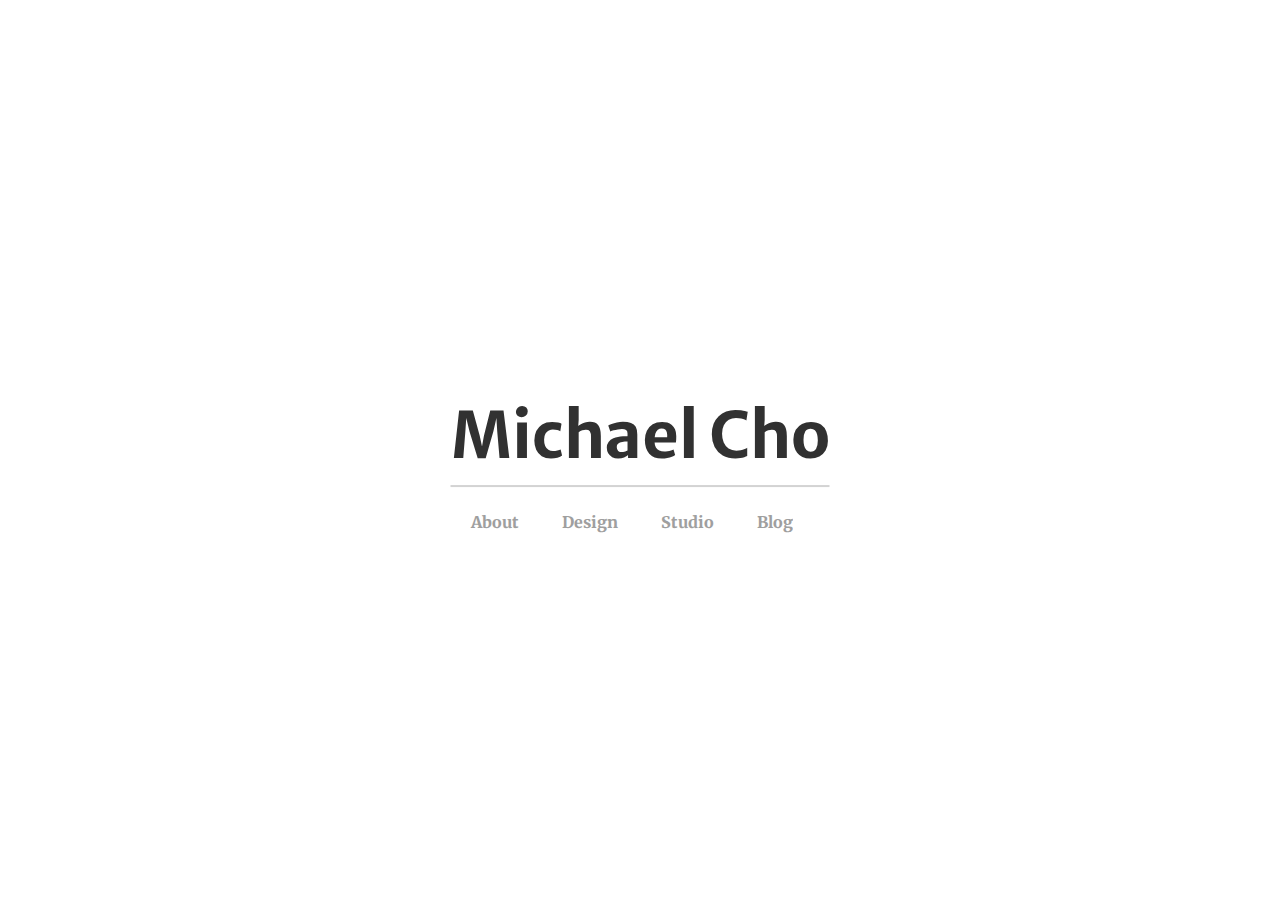
<file: index.html>
<!DOCTYPE html>
<html>
  <head>
    <meta charset="utf-8">
    <title>Michael Cho</title>
    <link rel="stylesheet" href='styles/home.css'/>
<link href="https://fonts.googleapis.com/css?family=Merriweather+Sans:700,800|Merriweather:300,400" rel="stylesheet">
    <meta name="viewport" content="width=device-width, initial-scale=1">
  </head>
  <body>
    <div id="container">
      <h1>Michael Cho</h1>
      <hr>
      <ul>
        <li><a href="./about/">About</a></li>
        <li><a href="./design/">Design</a></li>
        <li><a href="./studio/">Studio</a></li>
        <li><a href="./blog/">Blog</a></li>
      </ul>
    </div>
    <script src="js/jquery.min.js"></script>
    <script>
      $('h1').hide();
      $('hr').hide();
      $('ul').hide();
      $('h1').fadeIn(1000);
      $('hr').fadeIn(1000);
      $('ul').fadeIn(2000);
    </script>
  </body>
</html>
</file>
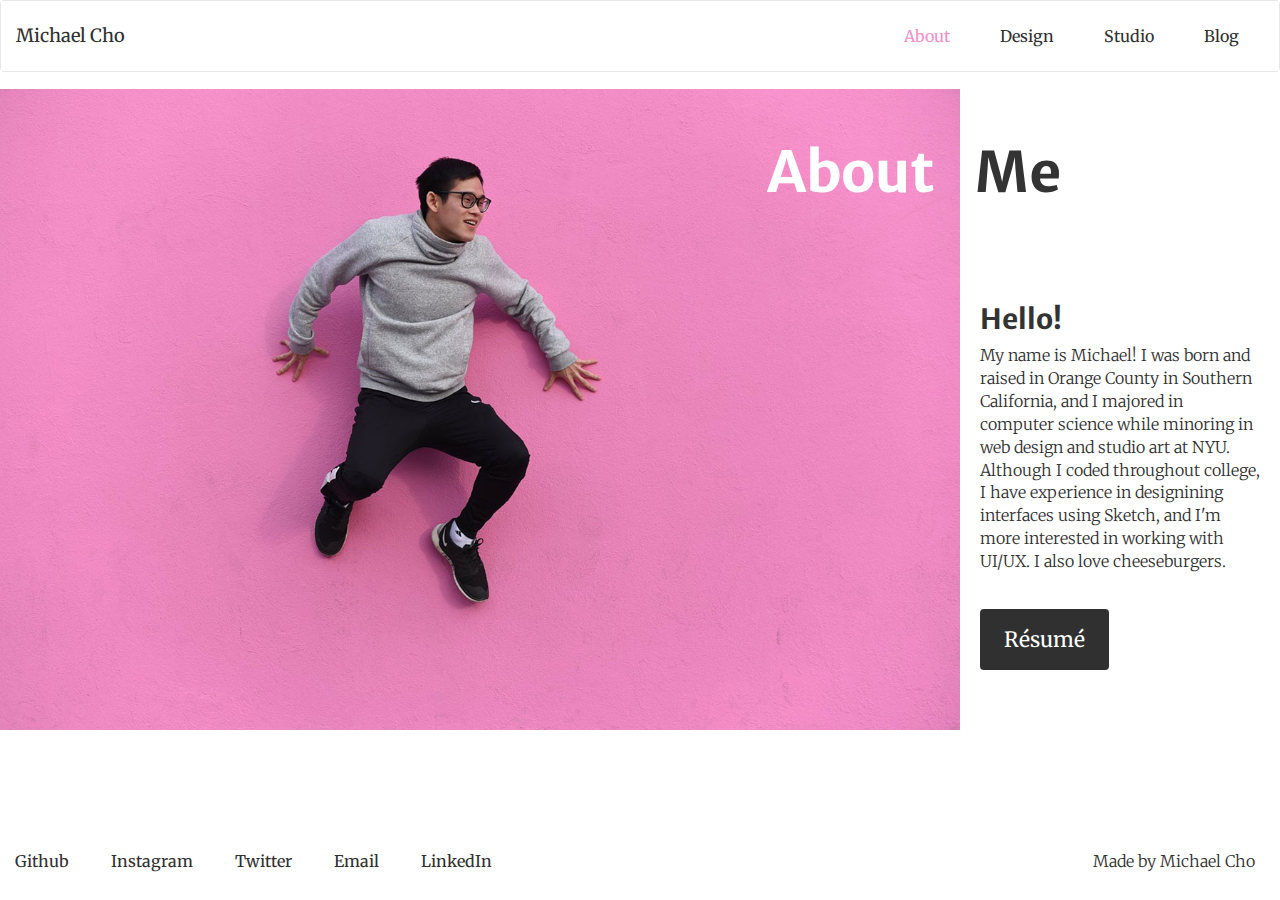
<file: about/index.html>
<!DOCTYPE html>
<html>
  <head>
    <meta charset="utf-8">
    <title>Michael Cho: About</title>
    <link rel="stylesheet" href="../styles/bootstrap.min.css">
    <link rel="stylesheet" media="only screen and (max-width: 992px)" href="../styles/mobile.css">
    <link rel="stylesheet" media="only screen and (min-width: 993px)" href="../styles/desktop.css">
<link href="https://fonts.googleapis.com/css?family=Merriweather+Sans:700,800|Merriweather:300,400" rel="stylesheet">
    <meta name="viewport" content="width=device-width, initial-scale=1, maximum-scale=1, user-scalable=no">
    <style>
      body {
        background-color: white;
        overflow:hidden;
      }

      @media screen and (min-width: 993px) {
        footer {
          position: absolute;
          bottom: 0;
          padding: 0;
          width: 100%;
          max-width: 1440px;
          bottom: 50px;
        }

        #credit {
          position: absolute;
          bottom: auto;
          /* text-align: right; */
          right: 40px;
        }
      }
    </style>
  </head>
  <body>

    <nav class="navbar navbar-default">
      <div class="container-fluid">
        <div class="navbar-header">
          <button type="button" class="navbar-toggle collapsed" data-toggle="collapse" data-target="#navbar" aria-expanded="false" aria-controls="navbar">
            <span class="sr-only">Toggle navigation</span>
            <span class="icon-bar"></span>
            <span class="icon-bar"></span>
            <span class="icon-bar"></span>
          </button>
          <a class="navbar-brand" href="../">Michael Cho</a>
        </div>
        <div id="navbar" class="collapse navbar-collapse">
          <ul class="nav navbar-nav navbar-right">
            <li><a style="color: #F58FCB;" href="./">About</a></li>
            <li><a href="../design/">Design</a></li>
            <li><a href="../studio/">Studio</a></li>
            <li><a href="../blog/">Blog</a></li>
          </ul>
      </div>
      </div>
    </nav>

    <div class="container" id="about-container">
      <div class="row">
        <h2 class="col-md-2 col-md-offset-7 slide-right" id="about">About</h2>
        <h2 class="col-md-1 slide-right" id="me">Me</h2>
      </div>
      <div class="row">
        <img class="col-md-9 col-xs-12 slide-left" id="aboutImage" src="../images/aboutlow.jpg">
        <div class="col-md-3 slide-right" id="description">
          <h2 id="hi">Hello!</h2>
          <p>My name is Michael! I was born and raised in Orange County in Southern California, and I majored in computer science while minoring in web design and studio art at NYU. Although I coded throughout college, I have experience in designining interfaces using Sketch, and I'm more interested in working with UI/UX. I also love cheeseburgers.</p>
          <a id="resume" href="../resume/">Résumé</a>
        </div>
      </div>

      <footer>
        <ul>
          <li><a href="https://github.com/MichaelHJCho">Github</a></li>
          <li><a href="https://www.instagram.com/ch0mama/?hl=en">Instagram</a></li>
          <li><a href="https://twitter.com/CH0mama">Twitter</a></li>
          <li><a href="mailto:michaelcho562@gmail.com">Email</a></li>
          <li><a href="https://www.linkedin.com/in/michael-cho-564894111">LinkedIn</a></li>
        </ul>
        <p id="credit">Made by Michael Cho</p>
      </footer>
    </div>




    <script src="../js/jquery.min.js"></script>
    <script src="../js/bootstrap.min.js"></script>
    <!-- <script src="../js/jquery.fadethis.js"></script> -->
    <!-- <script src="../js/jquery.easing.1.3.min.js"></script> -->
  </body>
</html>
</file>
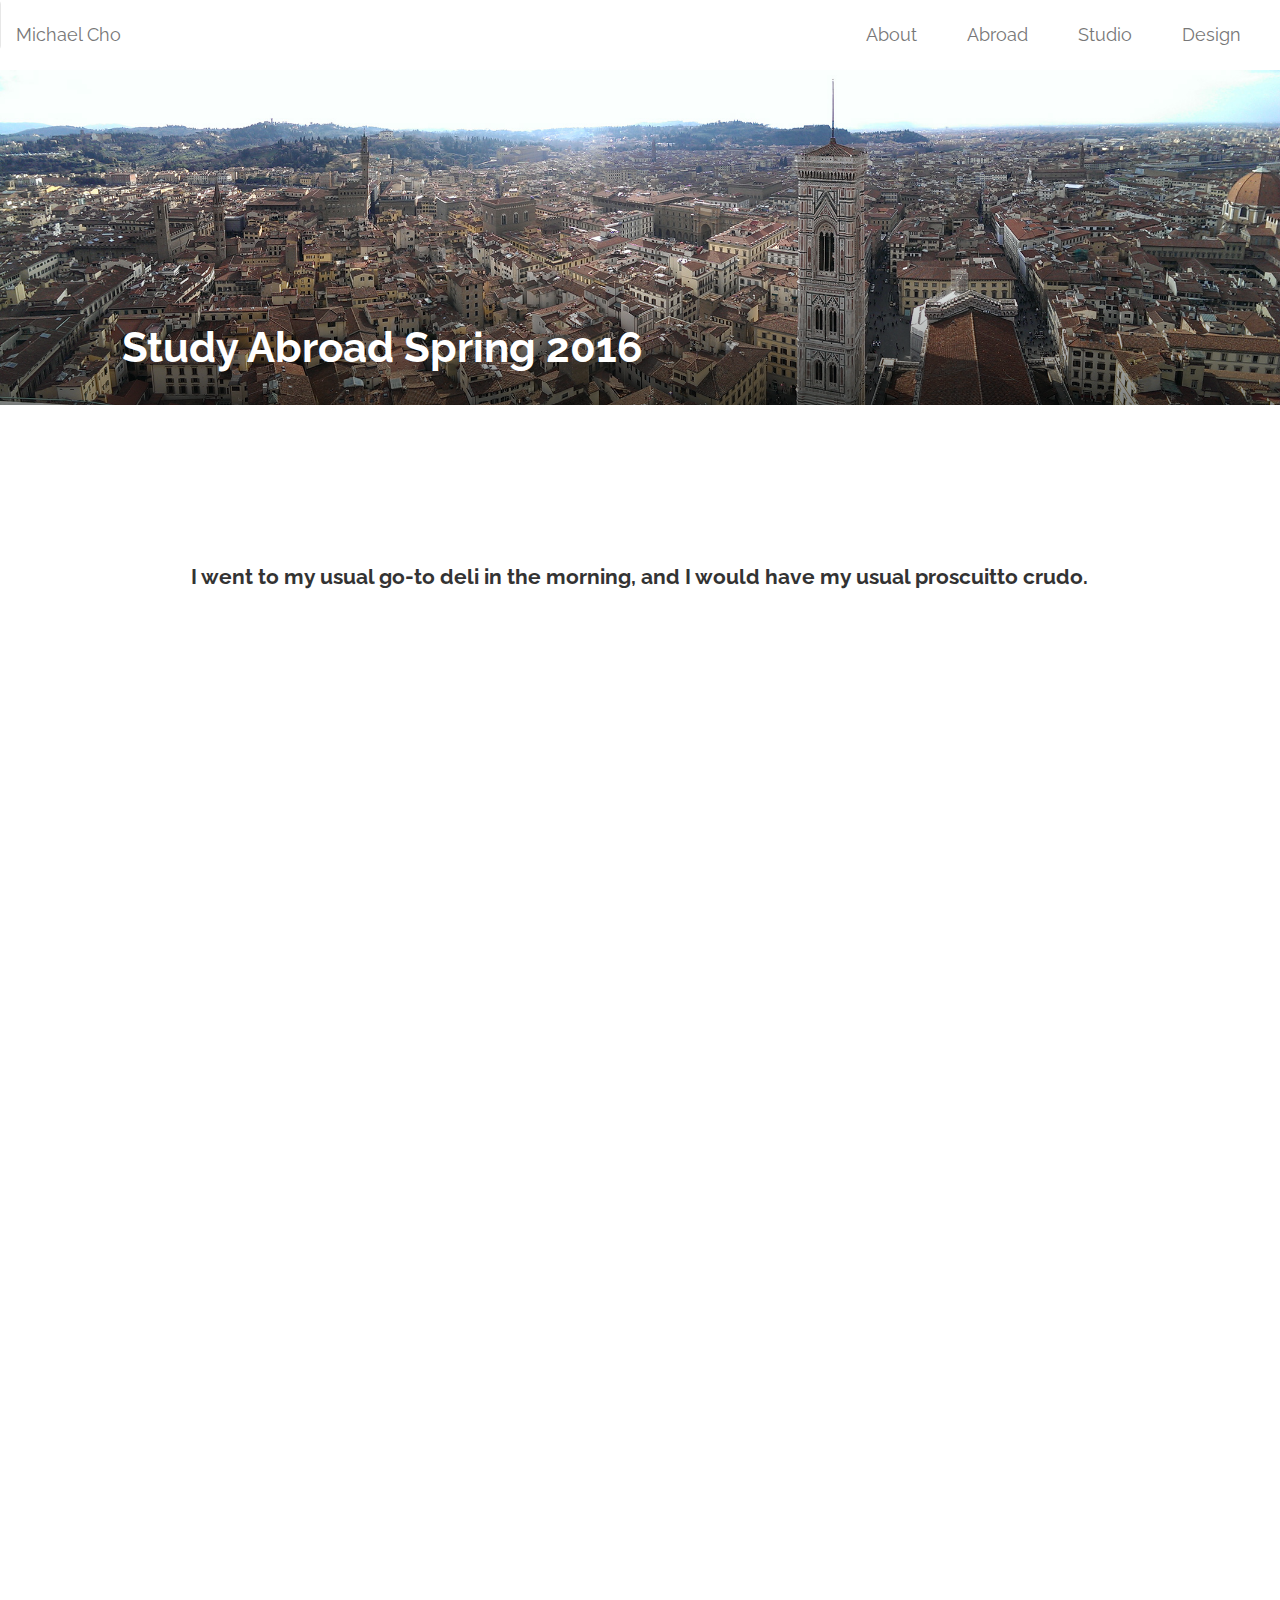
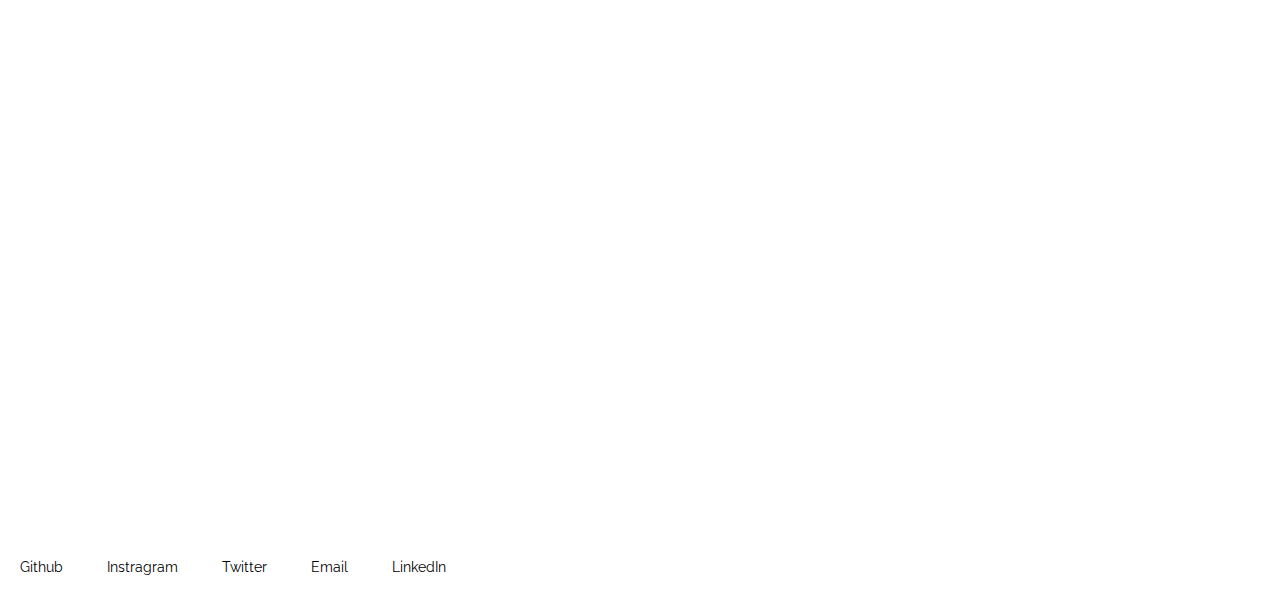
<file: abroad/index.html>
<!DOCTYPE html>
<html>
  <head>
    <meta charset="utf-8">
    <title>Michael Cho: Abroad</title>
    <link rel="stylesheet" href="../styles/bootstrap.min.css">
    <link rel="stylesheet" href='../styles/pages.css'/>
    <link href="https://fonts.googleapis.com/css?family=Raleway:300,400|Roboto:400,500,700" rel="stylesheet">
    <meta name="viewport" content="width=device-width, initial-scale=1">
  </head>
  <body>
    <nav class="navbar navbar-default">
      <div class="container-fluid">
        <div class="navbar-header">
          <button type="button" class="navbar-toggle collapsed" data-toggle="collapse" data-target="#navbar" aria-expanded="false" aria-controls="navbar">
            <span class="sr-only">Toggle navigation</span>
            <span class="icon-bar"></span>
            <span class="icon-bar"></span>
            <span class="icon-bar"></span>
          </button>
          <a class="navbar-brand" href="../">Michael Cho</a>
        </div>
        <div id="navbar" class="collapse navbar-collapse">
          <ul class="nav navbar-nav navbar-right">
            <li><a href="../about/">About</a></li>
            <li><a href="./">Abroad</a></li>
            <li><a href="../studio/">Studio</a></li>
            <li><a href="../design/">Design</a></li>
          </ul>
      </div>
      </div>
    </nav>

    <div class="gradient"><img id="banner" src="../images/bannerlow.jpg"></div>

    <div class="container">
      <div class="row">
        <h1 class="col-md-11 col-md-offset-1" id="banner-header">Study Abroad Spring 2016</h1>
      </div>

      <div class="row top-small-buffer">
        <p class="col-md-10 col-md-offset-1" id="proscuitto">I went to my usual go-to deli in the morning, and I would have my usual proscuitto crudo.</p>
      </div>

      <div class="row top-large-buffer fadeInBlock">
        <div class="col-md-3 col-md-offset-1">
          <h2 class="minor-header top-buffer">Florence, Italy</h2>
          <p class="side-text top-small-buffer">For the spring semester of 2015 I was given the opportunity of a lifetime to study abroad at NYU's Florence campus! As the semester went on, I felt more like a resident of Florence. It would be a regular part of my day to pass the Duomo, and some of my classes even met within the city.</p>
        </div>
        <img class="col-md-7" src="../images/duomolow.jpg">
      </div>

      <div class="row top-large-buffer fadeInBlock" id="nyuFlorence">
        <img class="col-md-7 col-md-offset-1" src="../images/nyuflorencelow.jpg">
        <div class="col-md-3">
          <h2 class="minor-header top-buffer">NYU Florence</h2>
          <p class="side-text top-small-buffer">The most beautiful campus I have ever seen.</p>
        </div>
      </div>

      <div class="row top-large-buffer fadeInBlock">
        <h2 id="travel">Traveling</h2>
      </div>

      <div class="row fadeInBlock">
        <div class="col-md-5 col-md-offset-1">
          <img class="full" src="../images/venicelow.jpg">
          <p class="full">Venice, Italy</p>
        </div>
        <div class="col-md-5">
          <img class="full" src="../images/bernlow.jpg">
          <p class="full">Bern, Switzerland</p>
        </div>
      </div>

      <div class="row top-small-buffer fadeInBlock">
        <div class="col-md-10 col-md-offset-1">
          <img class="full" src="../images/interlakenlow.jpg">
          <p class="full">Interlaken, Switzerland</p>
        </div>
      </div>

      <div class="row top-small-buffer fadeInBlock">
        <div class="col-md-5 col-md-offset-1">
          <img class="full" src="../images/parislow.jpg">
          <p class="full">Paris, France</p>
        </div>
        <div class="col-md-5">
          <img class="full" src="../images/versailleslow.jpg">
          <p class="full">Versailles, France</p>
        </div>
      </div>

      <div class="row top-small-buffer fadeInBlock">
        <div class="col-md-5 col-md-offset-1">
          <img class="full" src="../images/nicelow.jpg">
          <p class="full">Nice, France</p>
        </div>
        <div class="col-md-5">
          <img class="full" src="../images/barcelonalow.jpg">
          <p class="full">Barcelona, Spain</p>
        </div>
      </div>

      <div class="row top-small-buffer fadeInBlock">
        <div class="col-md-10  col-md-offset-1">
          <img class="full" src="../images/romelow.jpg">
          <p class="full">Rome, Italy</p>
        </div>
      </div>

      <div class="row top-small-buffer fadeInBlock">
        <div class="col-md-5 col-md-offset-1">
          <img class="full" src="../images/londonlow.jpg">
          <p class="full">London, England</p>
        </div>

        <div class="col-md-5">
          <img class="full" src="../images/budapestlow.jpg">
          <p class="full">Budapest, Hungary</p>
        </div>
      </div>

      <div class="row top-small-buffer fadeInBlock">
        <div class="col-md-5 col-md-offset-1">
          <img class="full" src="../images/viennalow.jpg">
          <p class="full">Vienna, Austria</p>
        </div>
        <div class="col-md-5">
          <img class="full" src="../images/milanlow.jpg">
          <p class="full">Milan, Italy</p>
        </div>
      </div>

      <div class="row top-small-buffer fadeInBlock">
        <div class="col-md-10 col-md-offset-1">
          <img class="full" src="../images/comolow.jpg">
          <p class="full">Como, Italy</p>
        </div>
      </div>

      <div class="row top-small-buffer fadeInBlock">
        <div class="col-md-10 col-md-offset-1">
          <img class="full" src="../images/copenhagenlow.jpg">
          <p class="full">Copenhagen, Denmark</p>
        </div>
      </div>

      <div class="row top-small-buffer bottom-buffer fadeInBlock">
        <div class="col-md-10 col-md-offset-1">
          <img class="full" src="../images/greecelow.jpg">
          <p class="full">Santorini, Greece</p>
        </div>
      </div>

    </div>

    <footer>
      <ul>
        <li><a href="https://github.com/MichaelHJCho">Github</a></li>
        <li><a href="https://www.instagram.com/ch0mama/?hl=en">Instragram</a></li>
        <li><a href="https://twitter.com/CH0mama">Twitter</a></li>
        <li><a href="mailto:michaelcho562@gmail.com">Email</a></li>
        <li><a href="https://www.linkedin.com/in/michael-cho-564894111">LinkedIn</a></li>
      </ul>
    </footer>
    <script src="../js/jquery.min.js"></script>
    <script src="../js/bootstrap.min.js"></script>
    <script src="../js/fade.js"></script>
  </body>
</html>
</file>
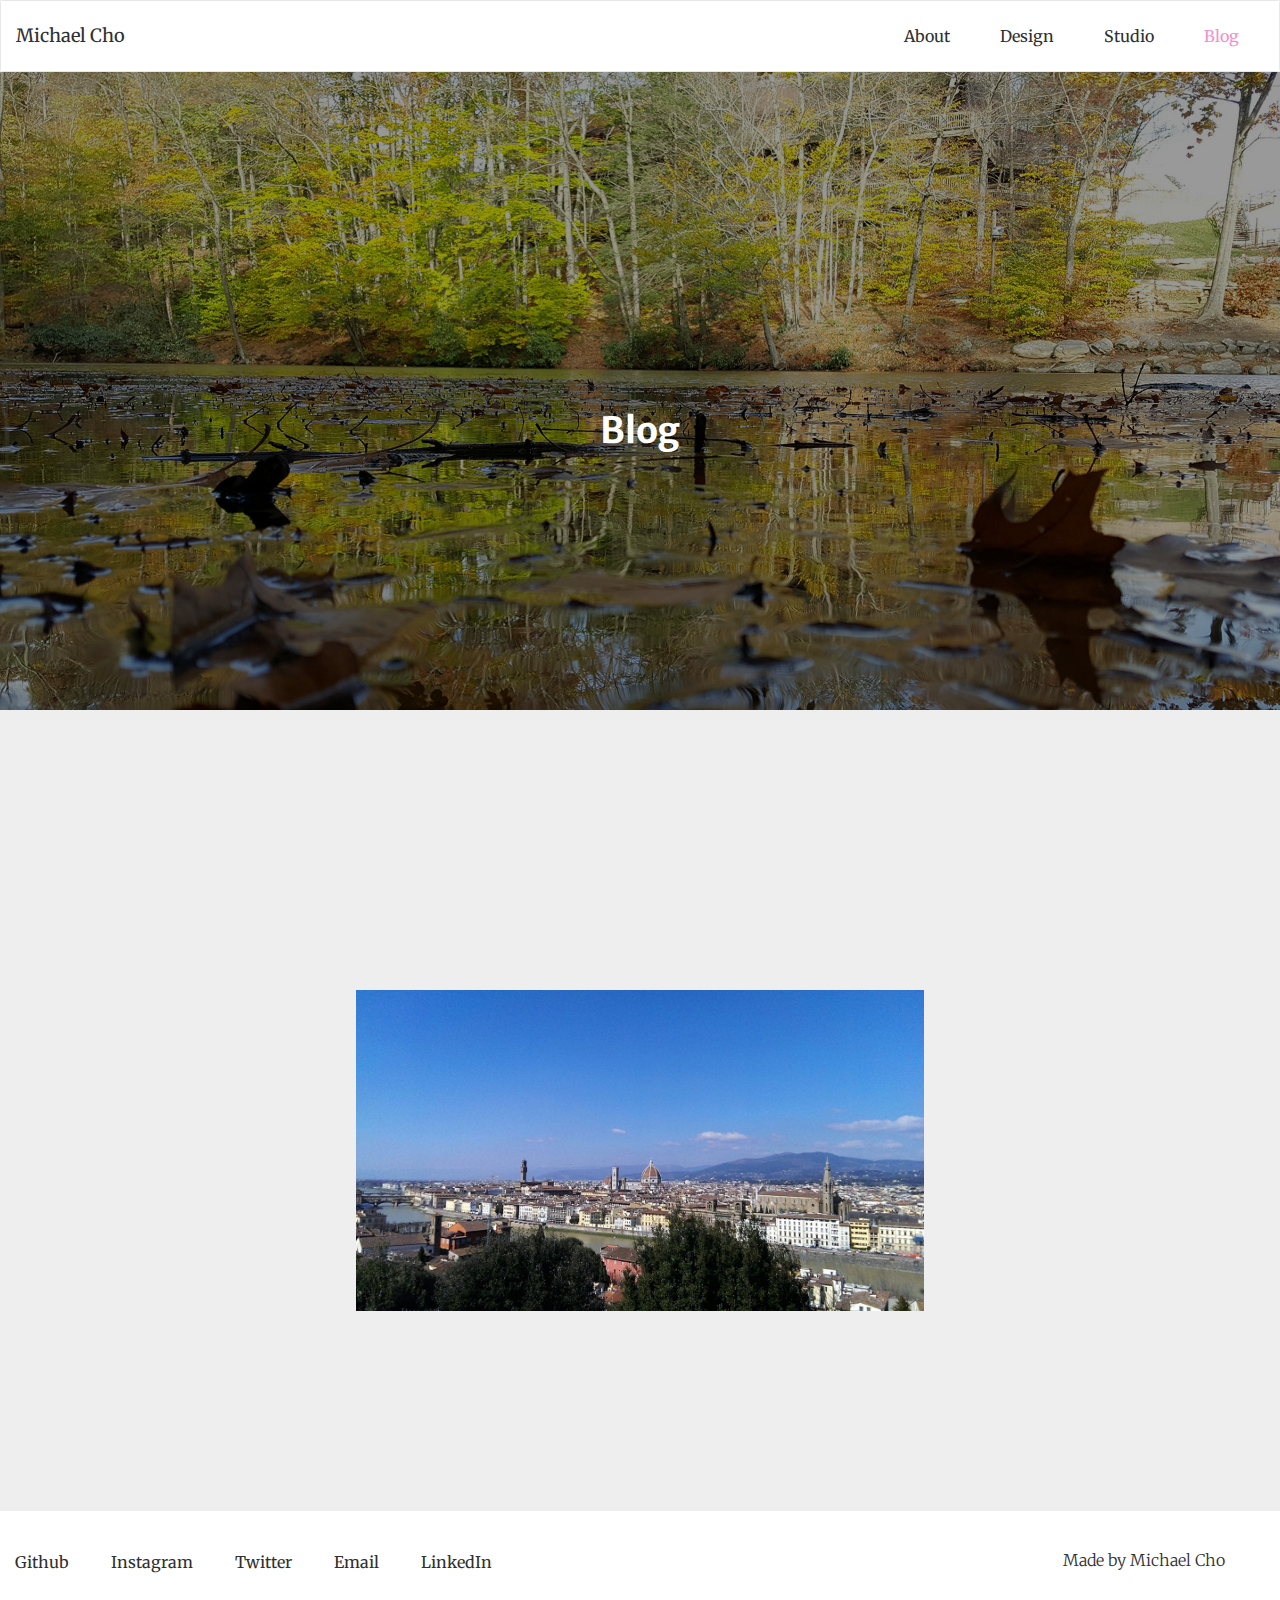
<file: blog/index.html>
<!DOCTYPE html>
<html>
  <head>
    <meta charset="utf-8">
    <title>Michael Cho: Design</title>
    <link rel="stylesheet" href="../styles/bootstrap.min.css">
    <link rel="stylesheet" href="../styles/baguetteBox.min.css">
    <link rel="stylesheet" media="only screen and (max-width: 992px)" href="../styles/mobile.css">
    <link rel="stylesheet" media="only screen and (min-width: 993px)" href="../styles/desktop.css">
<link href="https://fonts.googleapis.com/css?family=Merriweather+Sans:700,800|Merriweather:300,400" rel="stylesheet">
    <meta name="viewport" content="width=device-width, initial-scale=1, maximum-scale=1, user-scalable=no">
  </head>
  <body>

    <nav class="navbar navbar-default">
      <div class="container-fluid">
        <div class="navbar-header">
          <button type="button" class="navbar-toggle collapsed" data-toggle="collapse" data-target="#navbar" aria-expanded="false" aria-controls="navbar">
            <span class="sr-only">Toggle navigation</span>
            <span class="icon-bar"></span>
            <span class="icon-bar"></span>
            <span class="icon-bar"></span>
          </button>
          <a class="navbar-brand" href="../">Michael Cho</a>
        </div>
        <div id="navbar" class="collapse navbar-collapse">
          <ul class="nav navbar-nav navbar-right">
            <li><a href="../about/">About</a></li>
            <li><a href="../design/">Design</a></li>
            <li><a href="../studio/">Studio</a></li>
            <li><a style="color: #F58FCB;" href="./">Blog</a></li>
          </ul>
      </div>
      </div>
    </nav>

    <div id='banner-container'>
      <div class="image">
        <img src="../images/home2lowcrop.jpg" alt="">
      </div>
      <h1 class="col-md-12 col-xs-12" id="banner-text">Blog</h1>
    </div>

    <div class="container bottom-large-buffer">
      <div class="row top-small-buffer bottom-large-buffer">
        <!-- <div class="hov">
          <a href="#">
            <img class="col-md-6 col-md-offset-3" src="../../images/florencelow.jpg">
            <span class="text-content"><span>Place Name</span></span>
          </a>
        </div> -->
        <div class="col-md-6 col-md-offset-3 col-xs-12 top-large-buffer">
          <ul class="img-list">
            <li>
              <a href="./abroad/">
                <img src="../images/florencelow.jpg"/>
                <span class="text-content"><span>Abroad Spring 2015</span></span>
              </a>
            </li>
          </ul>
        </div>
      </div>


    </div>

    <footer>
      <div class="container">
        <ul>
          <li><a href="https://github.com/MichaelHJCho">Github</a></li>
          <li><a href="https://www.instagram.com/ch0mama/?hl=en">Instagram</a></li>
          <li><a href="https://twitter.com/CH0mama">Twitter</a></li>
          <li><a href="mailto:michaelcho562@gmail.com">Email</a></li>
          <li><a href="https://www.linkedin.com/in/michael-cho-564894111">LinkedIn</a></li>
        </ul>
        <p id="credit">Made by Michael Cho</p>
      </div>
    </footer>
    <script src="../js/jquery.min.js"></script>
    <script src="../js/bootstrap.min.js"></script>
    <script src="../js/retina.min.js"></script>
    <!-- <script src="../../js/baguetteBox.min.js"></script> -->
    <!-- <script src="../../js/fade.js"></script> -->
  </body>
</html>
</file>
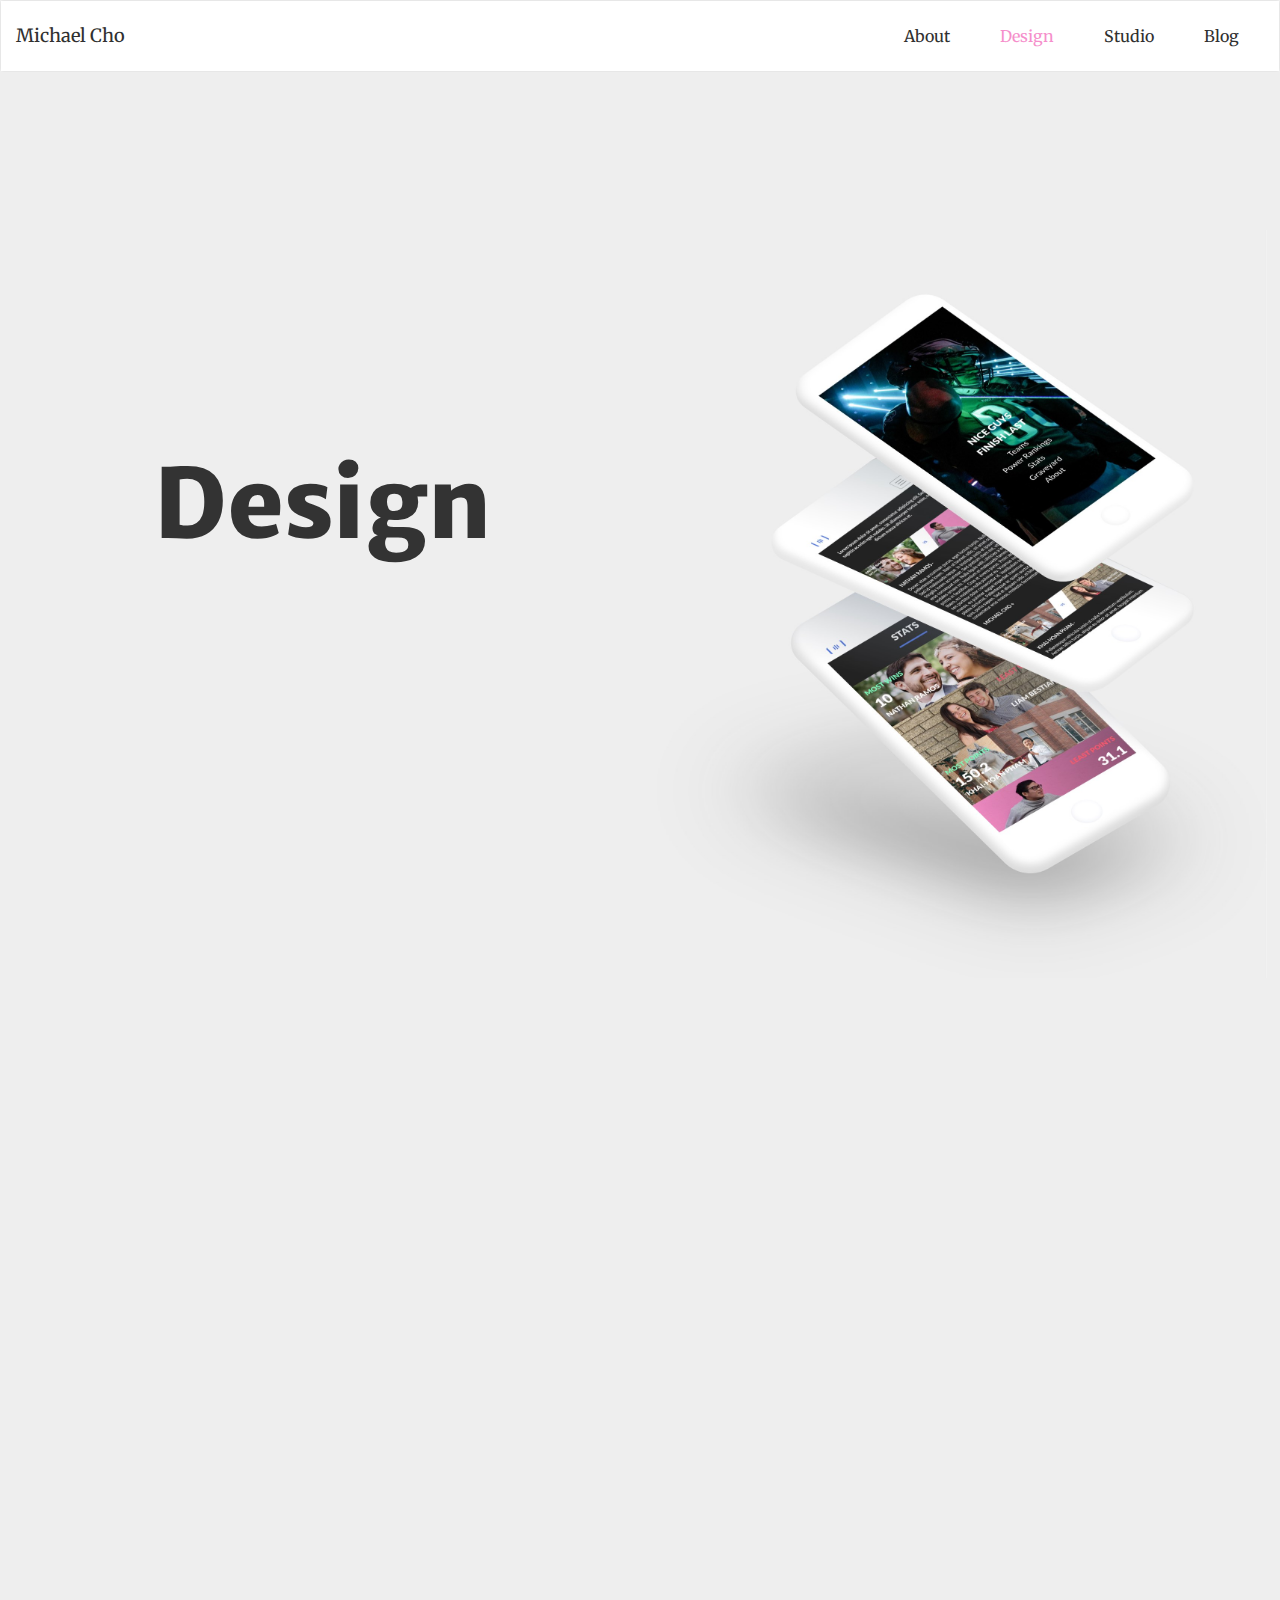
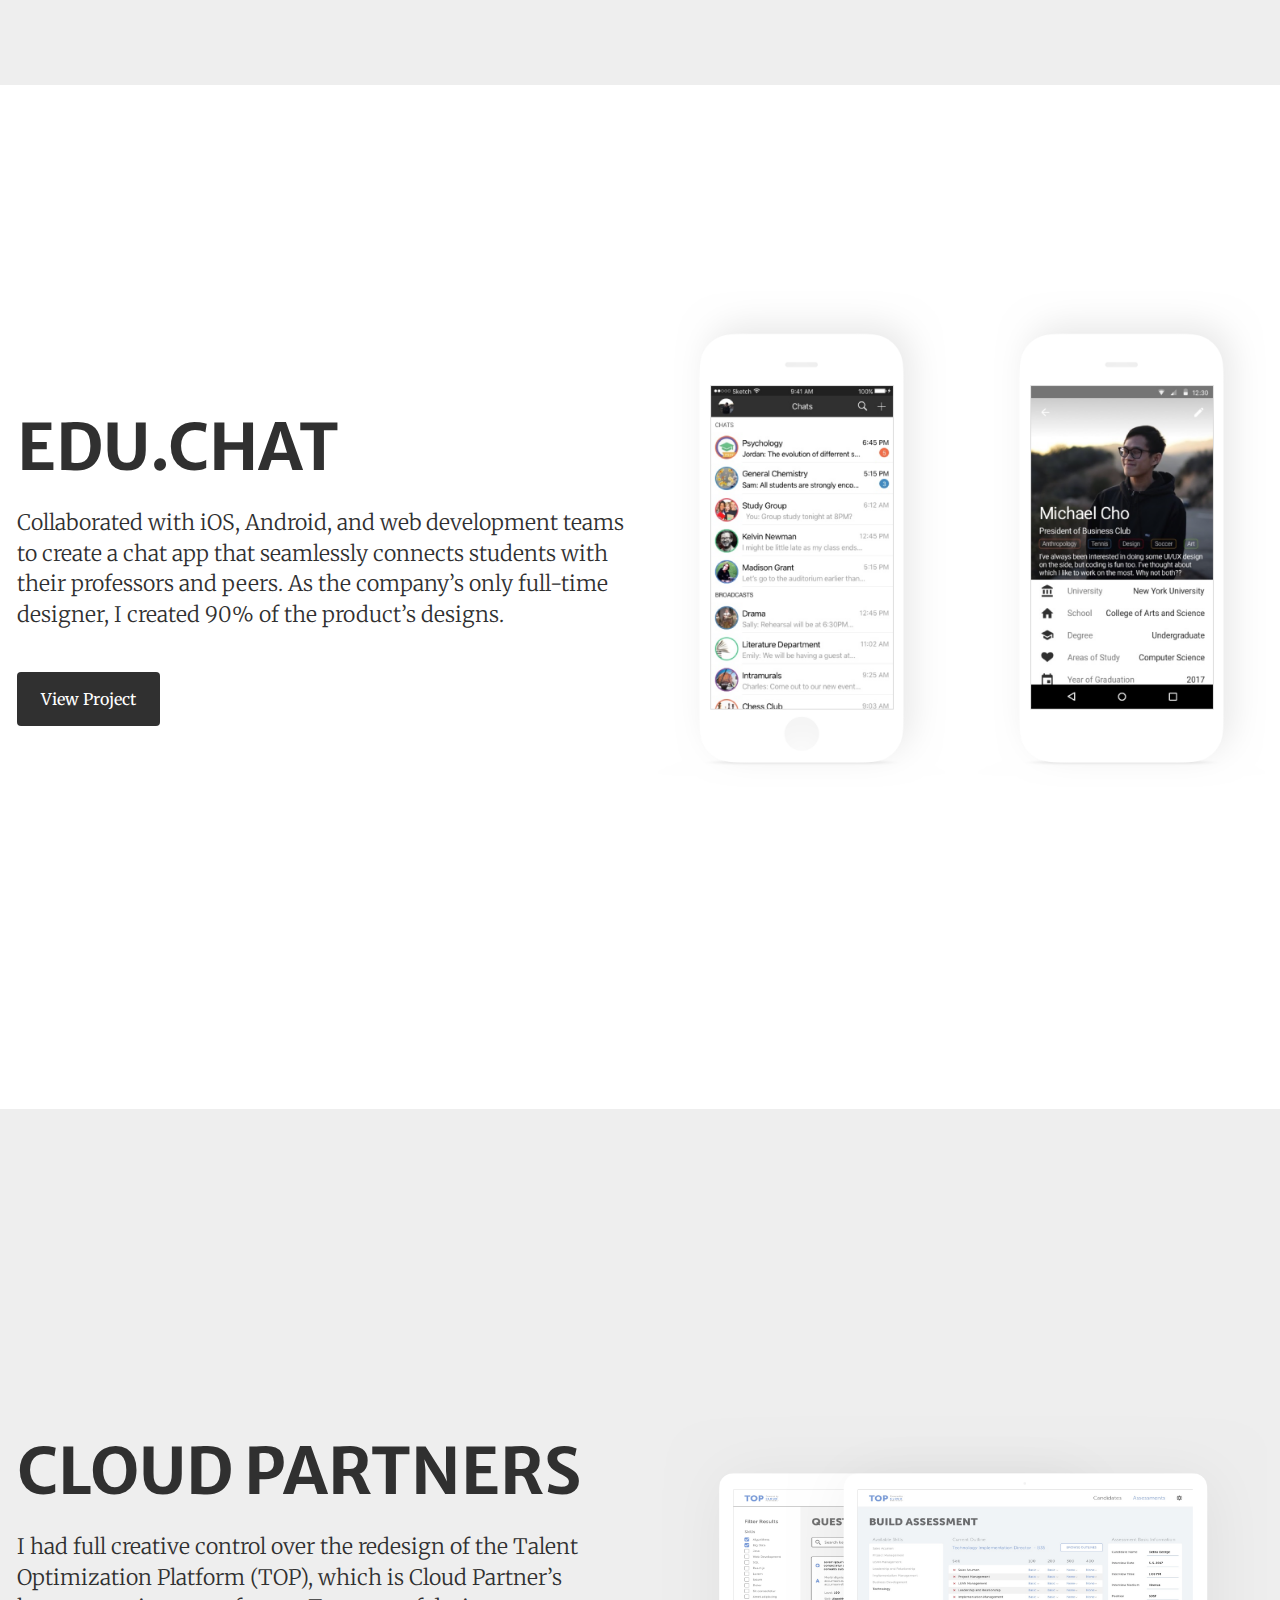
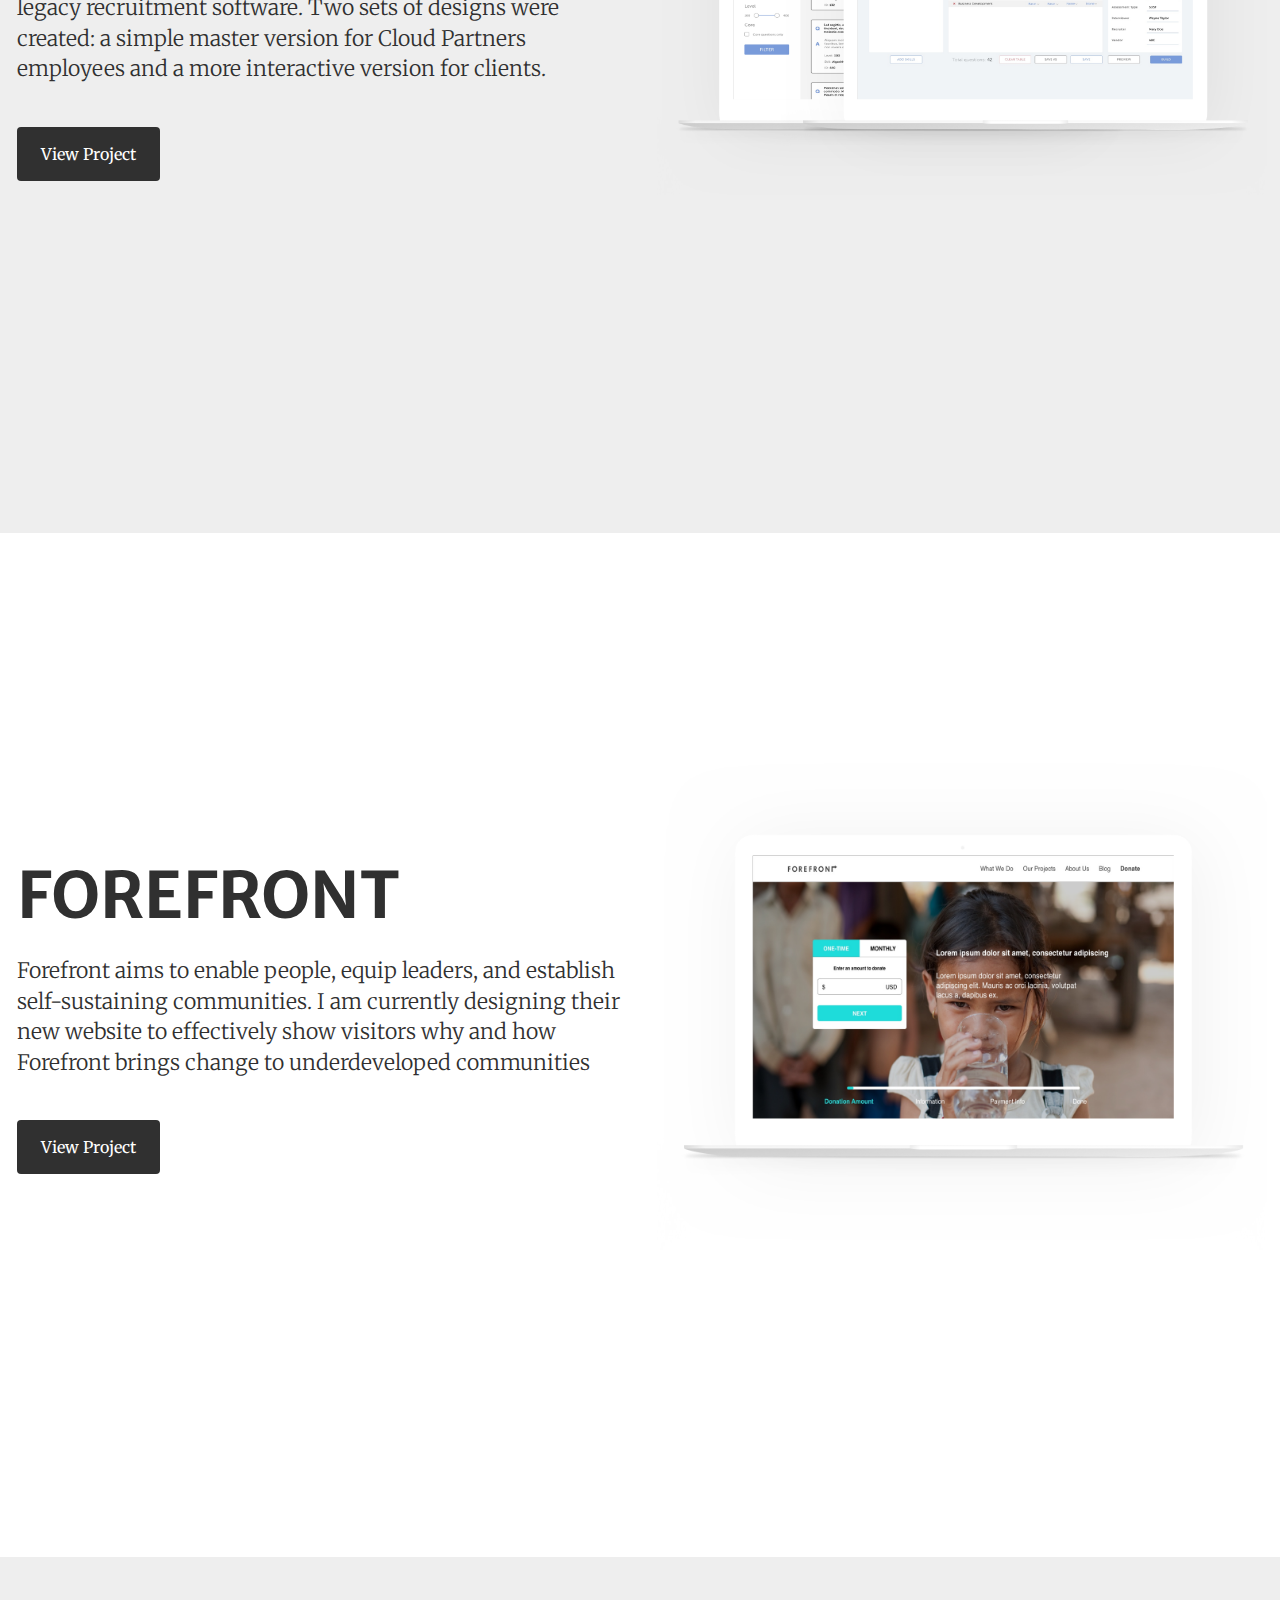
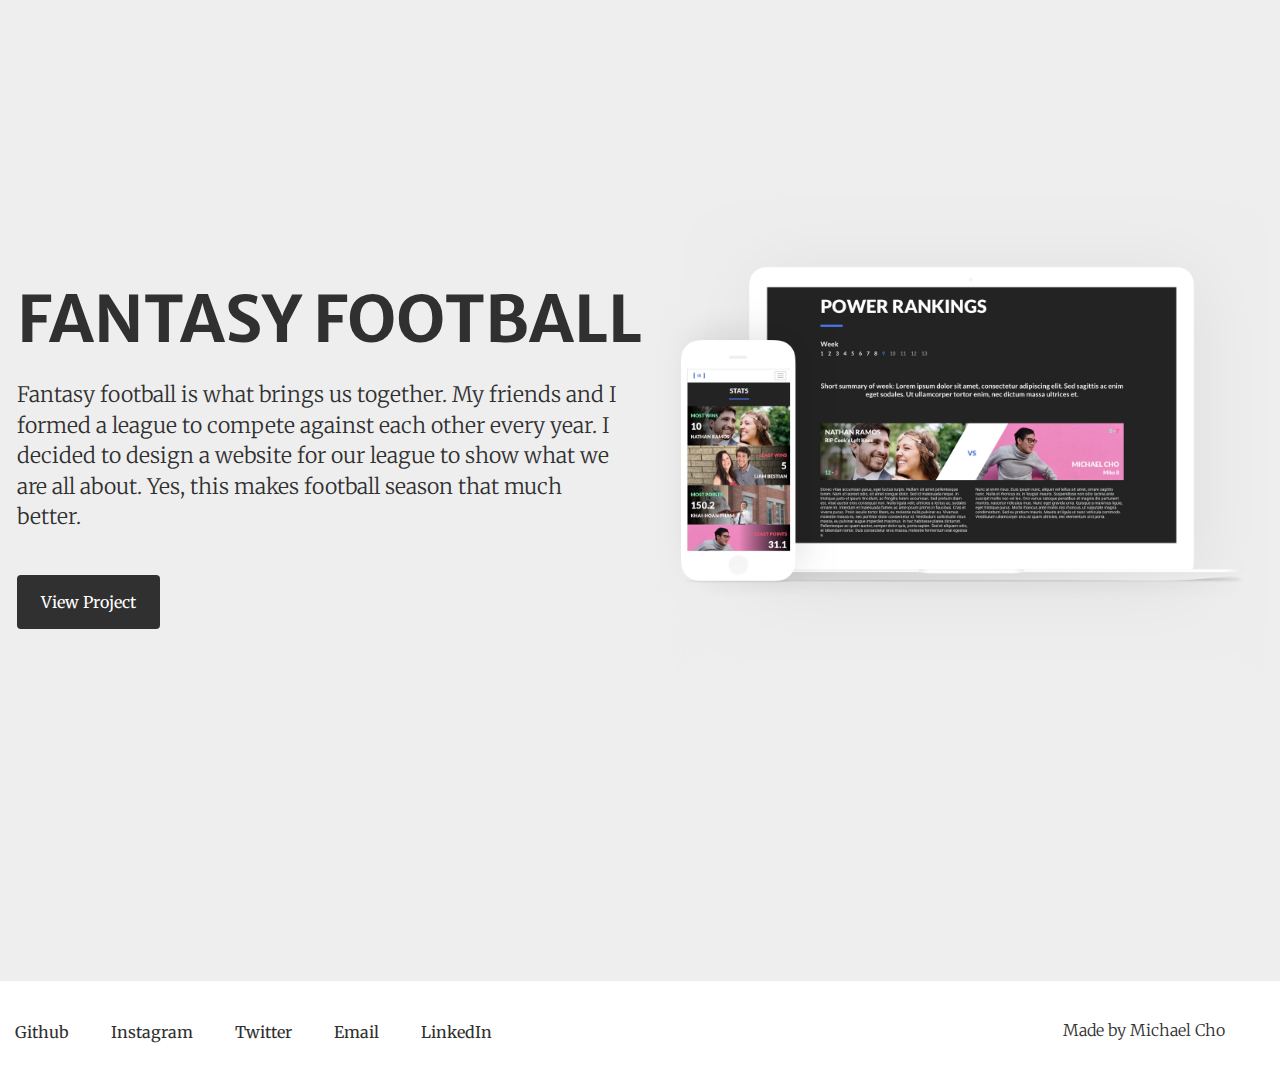
<file: design/index.html>
<!DOCTYPE html>
<html>
  <head>
    <meta charset="utf-8">
    <title>Michael Cho: Design</title>
    <link rel="stylesheet" href="../styles/bootstrap.min.css">
    <link rel="stylesheet" href="../styles/baguetteBox.min.css">
    <link rel="stylesheet" media="only screen and (max-width: 992px)" href="../styles/mobile.css">
    <link rel="stylesheet" media="only screen and (min-width: 993px)" href="../styles/desktop.css">
    <link href="https://fonts.googleapis.com/css?family=Merriweather+Sans:700,800|Merriweather:300,400" rel="stylesheet">
    <meta name="viewport" content="width=device-width, initial-scale=1, maximum-scale=1, user-scalable=no">
  </head>
  <body>

    <nav class="navbar navbar-default">
      <div class="container-fluid">
        <div class="navbar-header">
          <button type="button" class="navbar-toggle collapsed" data-toggle="collapse" data-target="#navbar" aria-expanded="false" aria-controls="navbar">
            <span class="sr-only">Toggle navigation</span>
            <span class="icon-bar"></span>
            <span class="icon-bar"></span>
            <span class="icon-bar"></span>
          </button>
          <a class="navbar-brand" href="../">Michael Cho</a>
        </div>
        <div id="navbar" class="collapse navbar-collapse">
          <ul class="nav navbar-nav navbar-right">
            <li><a href="../about/">About</a></li>
            <li><a style="color: #F58FCB;" href="./">Design</a></li>
            <li><a href="../studio/">Studio</a></li>
            <li><a href="../blog/">Blog</a></li>
          </ul>
        </div>
      </div>
    </nav>

    <div class="container">
      <div class="grey row mobile-hero">
        <div class="vertical-center-banner">
          <section class="left-section mobile-hero">
            <span class="helper"></span>
            <div class="vertical-center" id="vertical-hero">
              <h1 class="hero-text col-xs-12">Design</h1>
            </div>
          </section>

          <section class="right-section">
            <span class="helper"></span>
            <div  class="vertical-center" id="vertical-hero-pic">
              <img class="col-xs-12" src="../images/design-hero.jpg">
            </div>
          </section>
        </div>
      </div>


      <div class="row top-buffer fadeInBlock">
        <div class="col-md-10 col-md-offset-1">
          <h1 id="intro-text">I am a designer who always looks toward making fresh user interfaces that effectively communicate the product’s goals.</h1>
        </div>
      </div>
    </div>

      <div class="white row">
        <div class="white-container">
          <section class="left-section">
            <span class="helper"></span>
            <div class="vertical-center">
              <h2 class="project-name col-xs-12">EDU.CHAT</h2>
              <p class="project-description col-xs-12">Collaborated with iOS, Android, and web development teams to create a chat app that seamlessly connects students with their professors and peers. As the company’s only full-time designer, I created 90% of the product’s designs.</p>
              <div class=" col-md-12 col-xs-12 button-container">
                <a class="view-project" href="./educhat/">View Project</a>
              </div>
            </div>
          </section>

          <section class="right-section">
            <span class="helper"></span>
            <div class="vertical-center-edu">
                <img class="col-xs-6" src="../images/templates/ios/home/home@2x.png">
                <img class="col-xs-6" src="../images/templates/android/profile/profile@2x.png">
            </div>
          </section>
        </div>
      </div>

      <div class="container">
        <div class="grey row">
          <section class="left-section">
            <span class="helper"></span>
            <div class="vertical-center">
              <h2 class="project-name col-xs-12">CLOUD PARTNERS</h2>
              <p class="project-description col-xs-12">I had full creative control over the redesign of the Talent Optimization Platform (TOP), which is Cloud Partner’s legacy recruitment software. Two sets of designs were created: a simple master version for Cloud Partners employees and a more interactive version for clients.</p>
              <div class="col-xs-12 button-container">
                <a class="view-project" href="#">View Project</a>
              </div>
            </div>
          </section>

          <section class="right-section">
            <span class="helper"></span>
            <div class="vertical-center-cloud">
              <img class="col-xs-12" src="../images/templates/web/cloud-design.png">
            </div>
          </section>
        </div>
      </div>


      <div class="white row">
        <div class="white-container">
          <section class="left-section">
            <span class="helper"></span>
            <div class="vertical-center">
              <h2 class="project-name col-xs-12">FOREFRONT</h2>
              <p class="project-description col-xs-12">Forefront aims to enable people, equip leaders, and establish self-sustaining communities. I am currently designing their new website to effectively show visitors why and how Forefront brings change to underdeveloped communities</p>
              <div class="col-xs-12 button-container">
                <a class="view-project" href="#">View Project</a>
              </div>
            </div>
          </section>

          <section class="right-section">
            <span class="helper"></span>
            <div class="vertical-center-forefront">
              <img class="col-xs-12" src="../images/templates/web/forefront-design.png">
            </div>
          </section>
        </div>
      </div>

      <div class="container">
        <div class="grey row">
          <section class="left-section">
            <span class="helper"></span>
            <div class="vertical-center">
              <h2 class="project-name col-xs-12">FANTASY FOOTBALL</h2>
              <p class="project-description col-xs-12">Fantasy football is what brings us together. My friends and I formed a league to compete against each other every year. I decided to design a website for our league to show what we are all about. Yes, this makes football season that much better.</p>
              <div class="col-xs-12 button-container">
                <a class="view-project" href="#">View Project</a>
              </div>
            </div>
          </section>

          <section class="right-section">
            <span class="helper"></span>
            <div class="vertical-center-fantasy">
              <img class="col-xs-12" src="../images/templates/web/fantasy-design.png">
            </div>
          </section>
        </div>
      </div>

      <footer>
        <div class="container">
          <ul>
            <li><a href="https://github.com/MichaelHJCho">Github</a></li>
            <li><a href="https://www.instagram.com/ch0mama/?hl=en">Instagram</a></li>
            <li><a href="https://twitter.com/CH0mama">Twitter</a></li>
            <li><a href="mailto:michaelcho562@gmail.com">Email</a></li>
            <li><a href="https://www.linkedin.com/in/michael-cho-564894111">LinkedIn</a></li>
          </ul>
          <p id="credit">Made by Michael Cho</p>
        </div>
      </footer>

    <script src="../js/jquery.min.js"></script>
    <script src="../js/bootstrap.min.js"></script>
    <script src="../js/retina.min.js"></script>
    <script src="../js/baguetteBox.min.js"></script>
    <script src="../js/fade.js"></script>
  </body>
</html>
</file>
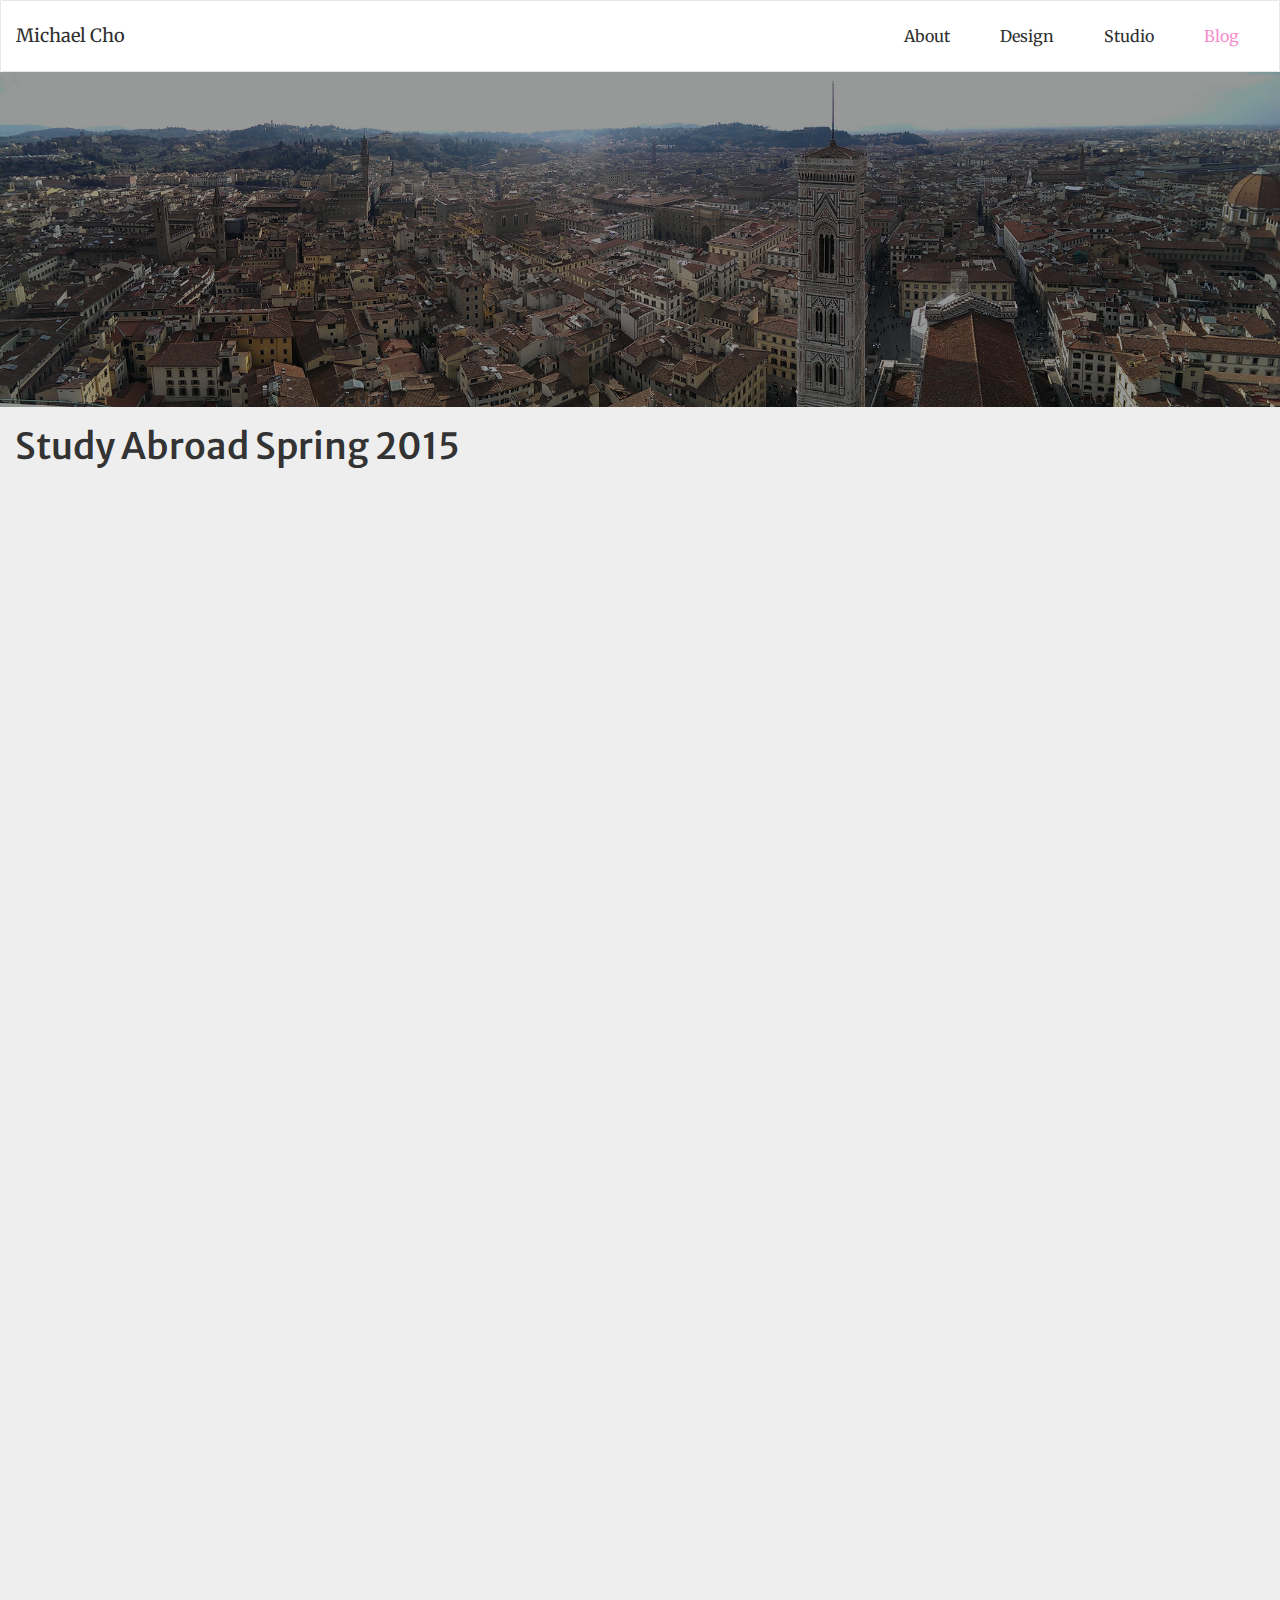
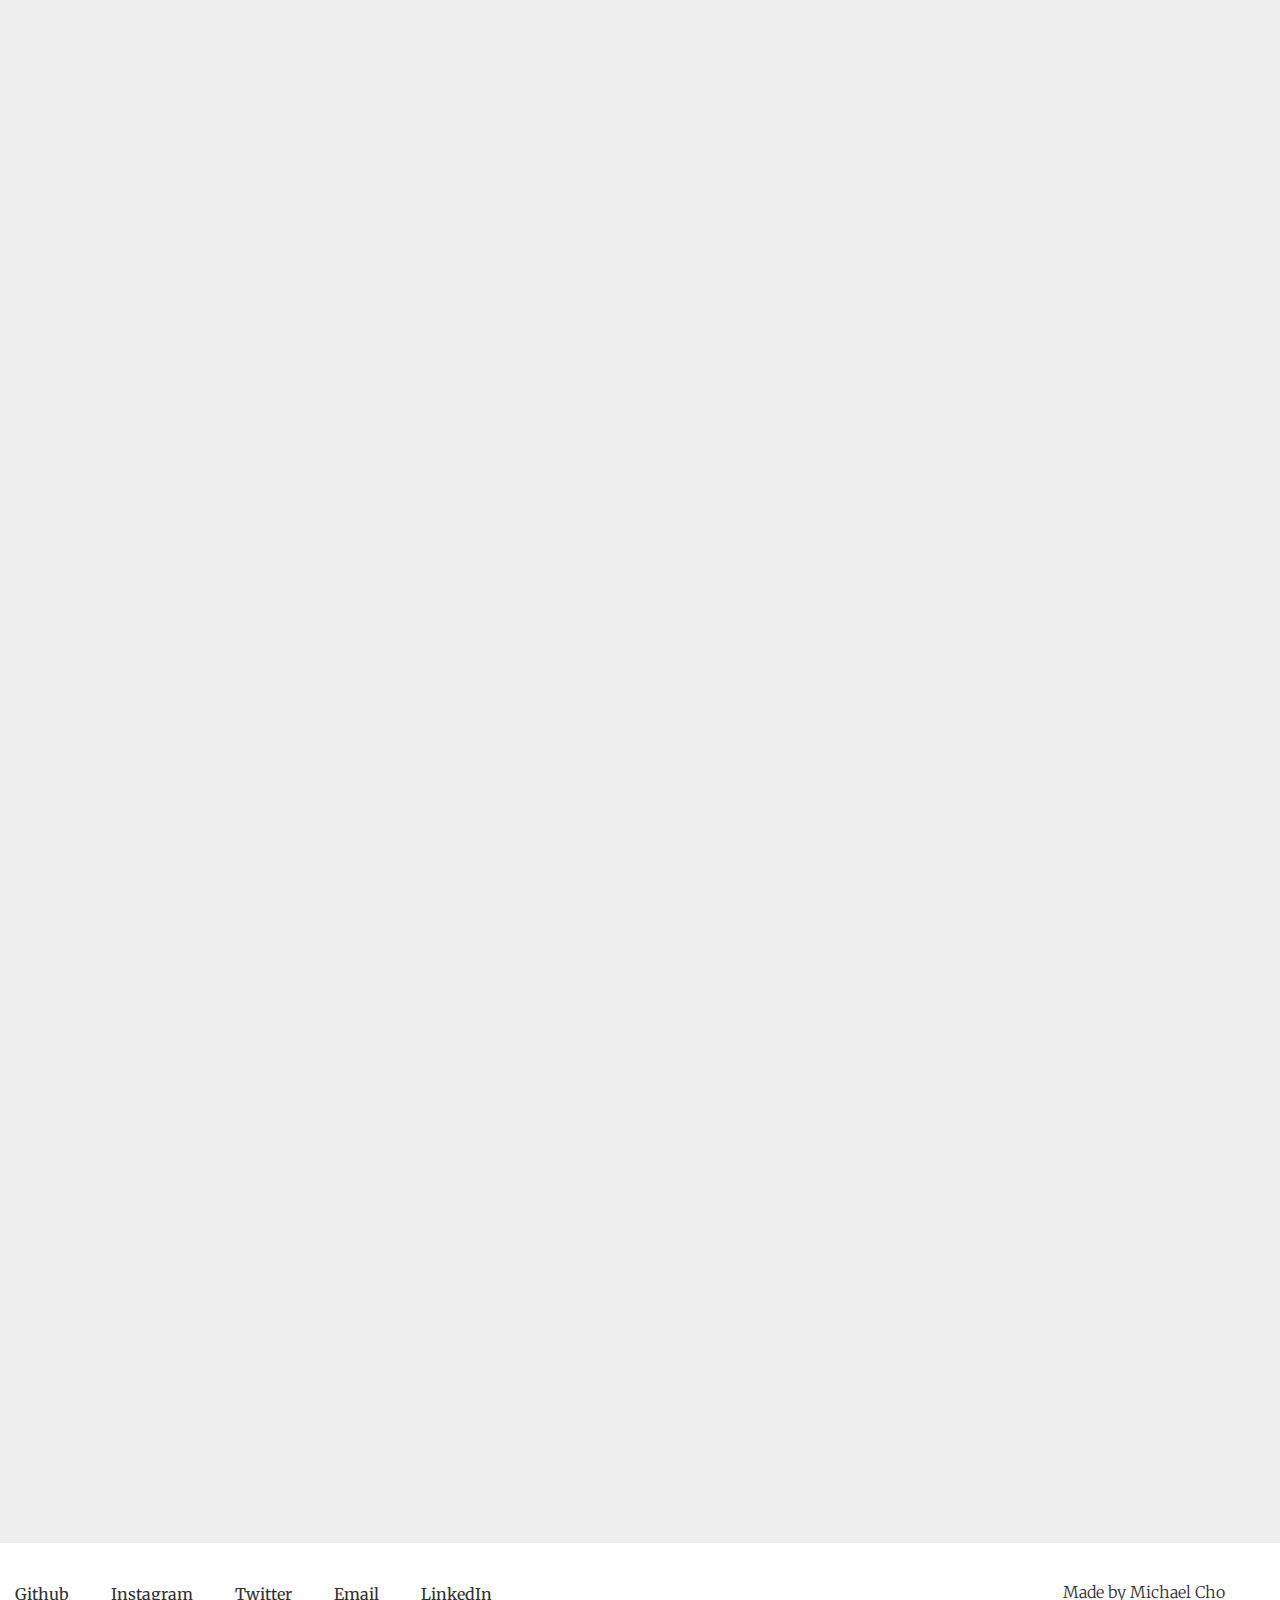
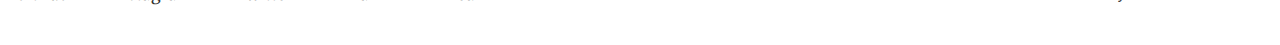
<file: blog/abroad/index.html>
<!DOCTYPE html>
<html>
  <head>
    <meta charset="utf-8">
    <title>Michael Cho: Abroad</title>
    <link rel="stylesheet" href="../../styles/bootstrap.min.css">
    <link rel="stylesheet" media="only screen and (max-width: 992px)" href="../../styles/mobile.css">
    <link rel="stylesheet" media="only screen and (min-width: 993px)" href="../../styles/desktop.css">
<link href="https://fonts.googleapis.com/css?family=Merriweather+Sans:700,800|Merriweather:300,400" rel="stylesheet">
    <meta name="viewport" content="width=device-width, initial-scale=1, maximum-scale=1, user-scalable=no">
  </head>
  <body>
    <nav class="navbar navbar-default">
      <div class="container-fluid">
        <div class="navbar-header">
          <button type="button" class="navbar-toggle collapsed" data-toggle="collapse" data-target="#navbar" aria-expanded="false" aria-controls="navbar">
            <span class="sr-only">Toggle navigation</span>
            <span class="icon-bar"></span>
            <span class="icon-bar"></span>
            <span class="icon-bar"></span>
          </button>
          <a class="navbar-brand" href="../../">Michael Cho</a>
        </div>
        <div id="navbar" class="collapse navbar-collapse">
          <ul class="nav navbar-nav navbar-right">
            <li><a href="../../about/">About</a></li>
            <li><a href="../../design/">Design</a></li>
            <li><a href="../../studio/">Studio</a></li>
            <li><a style="color: #F58FCB;" href="../">Blog</a></li>
          </ul>
      </div>
      </div>
    </nav>

    <div id='banner-container'>
      <div class="image">
        <img src="../../images/bannerlow.jpg" alt="">
      </div>
      <h1 class="col-md-12 col-xs-12" id="abroad-banner-text">Study Abroad Spring 2015</h1>
    </div>

    <div class="container">
      <!-- <div class="row top-small-buffer">
        <p class="col-md-10 col-md-offset-1" id="proscuitto">I went to my usual go-to deli in the morning, and I would have my usual proscuitto crudo.</p>
      </div> -->

      <div class="row top-buffer fadeInBlock">
        <div class="col-md-4 col-xs-12">
          <h2 class="minor-header top-buffer">Florence, Italy</h2>
          <p class="side-text top-small-buffer">For the spring semester of 2015 I was given the opportunity of a lifetime to study abroad at NYU's Florence campus! As the semester went on, I felt more like a resident of Florence. It would be a regular part of my day to pass the Duomo, and some of my classes even met within the city.</p>
        </div>
        <img class="col-md-8 col-xs-12" src="../../images/duomolow.jpg">
      </div>

      <div class="row top-large-buffer fadeInBlock" id="nyuFlorence">
        <img class="col-md-8 col-xs-12" src="../../images/nyuflorencelow.jpg">
        <div class="col-md-4 col-xs-12">
          <h2 class="minor-header top-buffer">NYU Florence</h2>
          <p class="side-text top-small-buffer">One of NYU's global campuses, NYU Florence is about a 20 minute bus ride from Piazza San Marco. At the center of campus is a valley that you must walk down and then walk back up if you intend to go across campus. We called it the "Valley of Death"</p>
        </div>
      </div>

      <div class="row top-large-buffer fadeInBlock">
        <h2 id="travel">Traveling</h2>
      </div>

      <div class="row fadeInBlock">
        <div class="col-md-6 col-xs-12">
          <img class="full" src="../../images/venicelow.jpg">
          <p class="full top-small-buffer">Venice, Italy</p>
        </div>
        <div class="col-md-6 col-xs-12">
          <img class="full" src="../../images/bernlow.jpg">
          <p class="full top-small-buffer">Bern, Switzerland</p>
        </div>
      </div>

      <div class="row top-small-buffer fadeInBlock">
        <div class="col-xs-12">
          <img class="full" src="../../images/interlakenlow.jpg">
          <p class="full top-small-buffer">Interlaken, Switzerland</p>
        </div>
      </div>

      <div class="row top-small-buffer fadeInBlock">
        <div class="col-md-6 col-xs-12">
          <img class="full" src="../../images/parislow.jpg">
          <p class="full top-small-buffer">Paris, France</p>
        </div>
        <div class="col-md-6 col-xs-12">
          <img class="full" src="../../images/versailleslow.jpg">
          <p class="full top-small-buffer">Versailles, France</p>
        </div>
      </div>

      <div class="row top-small-buffer fadeInBlock">
        <div class="col-md-6 col-xs-12">
          <img class="full" src="../../images/nicelow.jpg">
          <p class="full top-small-buffer">Nice, France</p>
        </div>
        <div class="col-md-6 col-xs-12">
          <img class="full" src="../../images/barcelonalow.jpg">
          <p class="full top-small-buffer">Barcelona, Spain</p>
        </div>
      </div>

      <div class="row top-small-buffer fadeInBlock">
        <div class="col-xs-12">
          <img class="full" src="../../images/romelow.jpg">
          <p class="full top-small-buffer">Rome, Italy</p>
        </div>
      </div>

      <div class="row top-small-buffer fadeInBlock">
        <div class="col-md-6 col-xs-12">
          <img class="full" src="../../images/londonlow.jpg">
          <p class="full top-small-buffer">London, England</p>
        </div>

        <div class="col-md-6 col-xs-12">
          <img class="full" src="../../images/budapestlow.jpg">
          <p class="full top-small-buffer">Budapest, Hungary</p>
        </div>
      </div>

      <div class="row top-small-buffer fadeInBlock">
        <div class="col-md-6 col-xs-12">
          <img class="full" src="../../images/viennalow.jpg">
          <p class="full top-small-buffer">Vienna, Austria</p>
        </div>
        <div class="col-md-6">
          <img class="full" src="../../images/milanlow.jpg">
          <p class="full top-small-buffer">Milan, Italy</p>
        </div>
      </div>

      <div class="row top-small-buffer fadeInBlock">
        <div class="col-xs-12">
          <img class="full" src="../../images/comolow.jpg">
          <p class="full top-small-buffer">Como, Italy</p>
        </div>
      </div>

      <div class="row top-small-buffer fadeInBlock">
        <div class="col-xs-12">
          <img class="full" src="../../images/copenhagenlow.jpg">
          <p class="full top-small-buffer">Copenhagen, Denmark</p>
        </div>
      </div>

      <div class="row top-small-buffer bottom-buffer fadeInBlock">
        <div class="col-xs-12">
          <img class="full" src="../../images/greecelow.jpg">
          <p class="full top-small-buffer">Santorini, Greece</p>
        </div>
      </div>

    </div>

    <footer>
      <div class="container">
        <ul>
          <li><a href="https://github.com/MichaelHJCho">Github</a></li>
          <li><a href="https://www.instagram.com/ch0mama/?hl=en">Instagram</a></li>
          <li><a href="https://twitter.com/CH0mama">Twitter</a></li>
          <li><a href="mailto:michaelcho562@gmail.com">Email</a></li>
          <li><a href="https://www.linkedin.com/in/michael-cho-564894111">LinkedIn</a></li>
        </ul>
        <p id="credit">Made by Michael Cho</p>
      </div>
    </footer>

    <script src="../../js/jquery.min.js"></script>
    <script src="../../js/bootstrap.min.js"></script>
    <script src="../../js/fade.js"></script>
  </body>
</html>
</file>
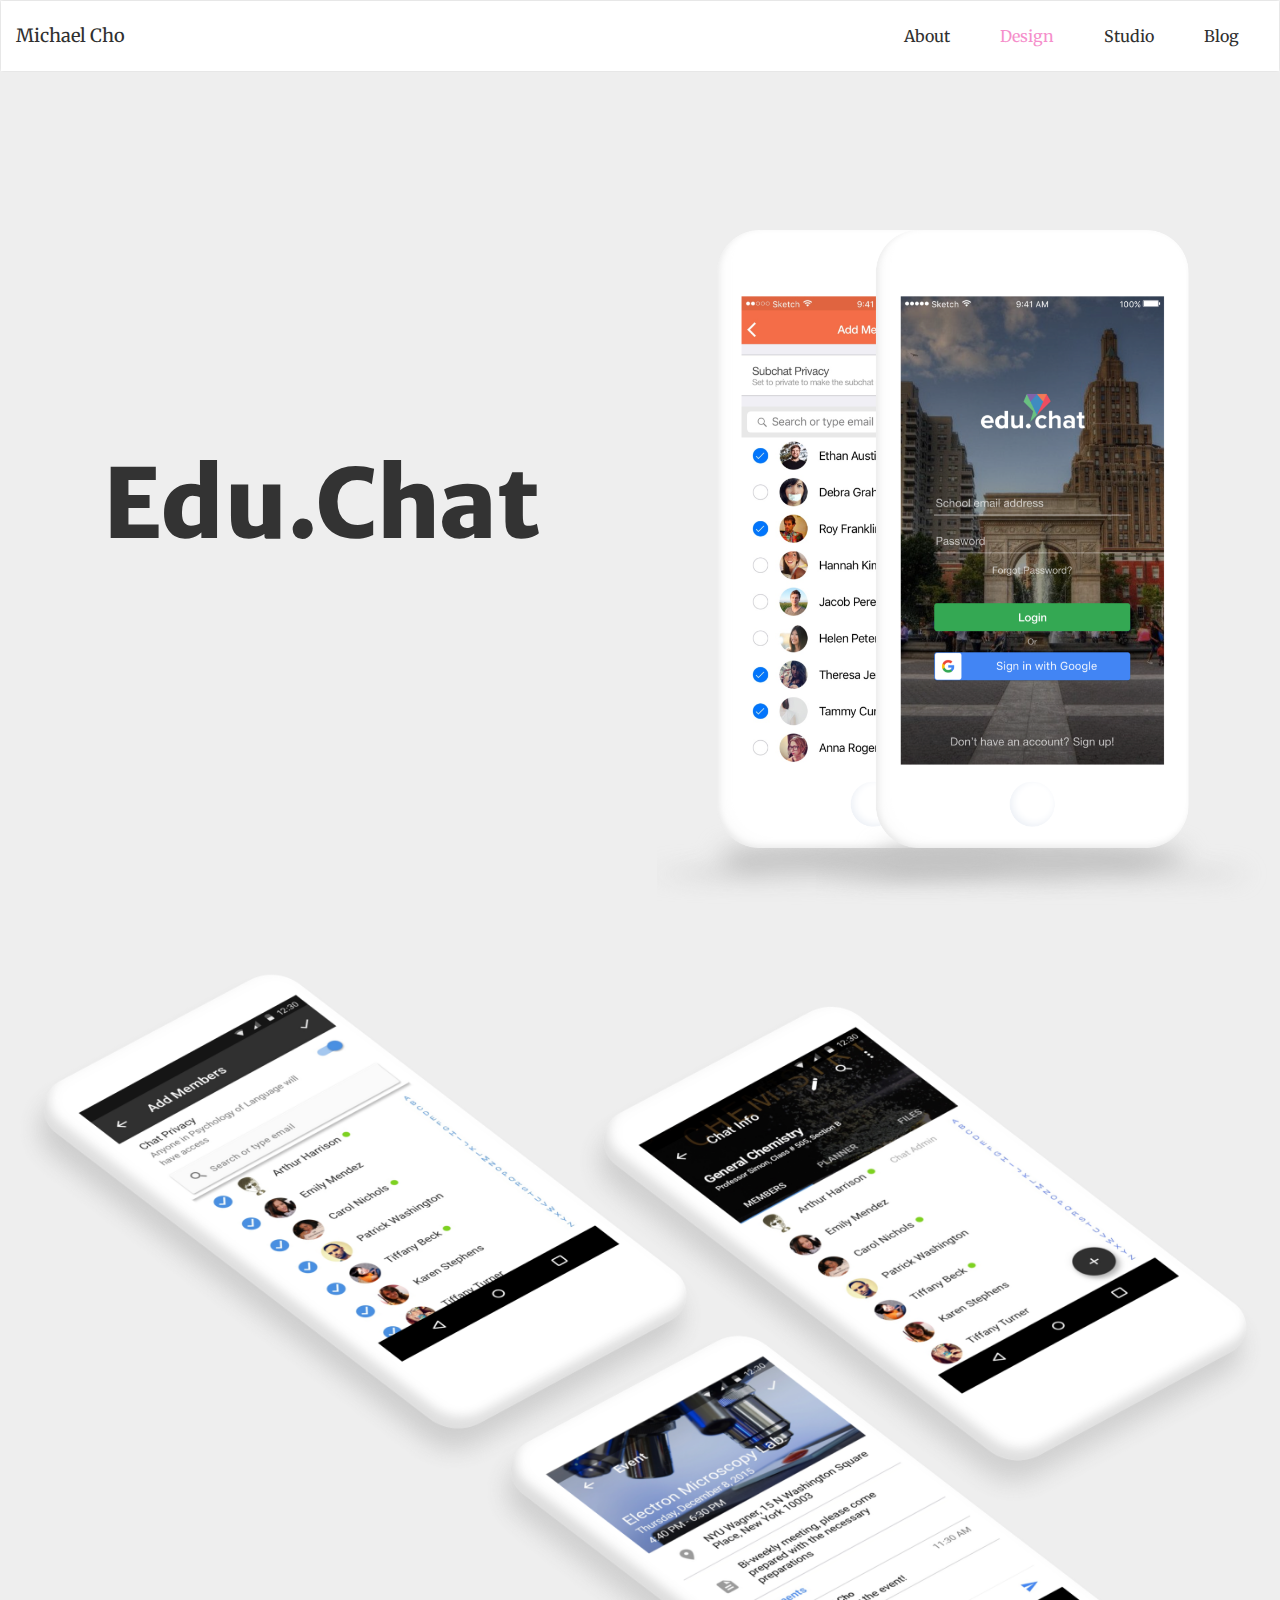
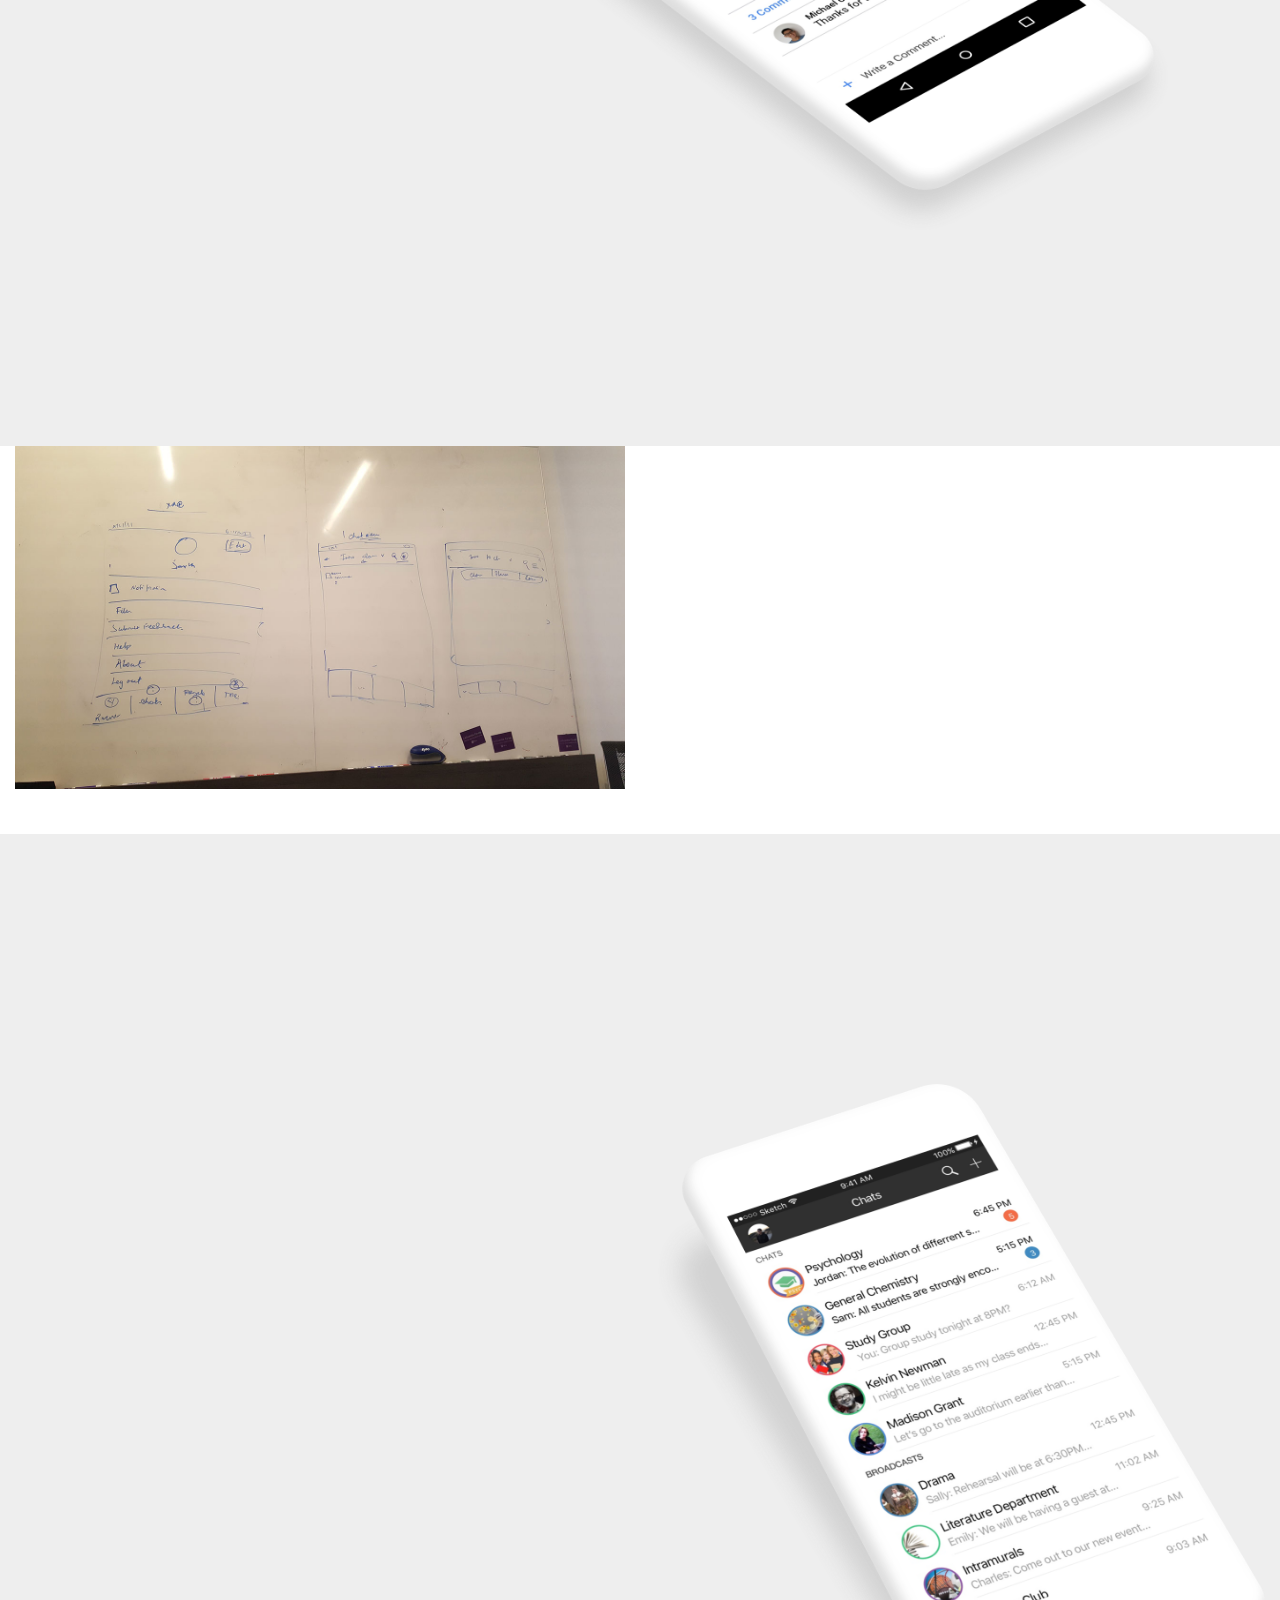
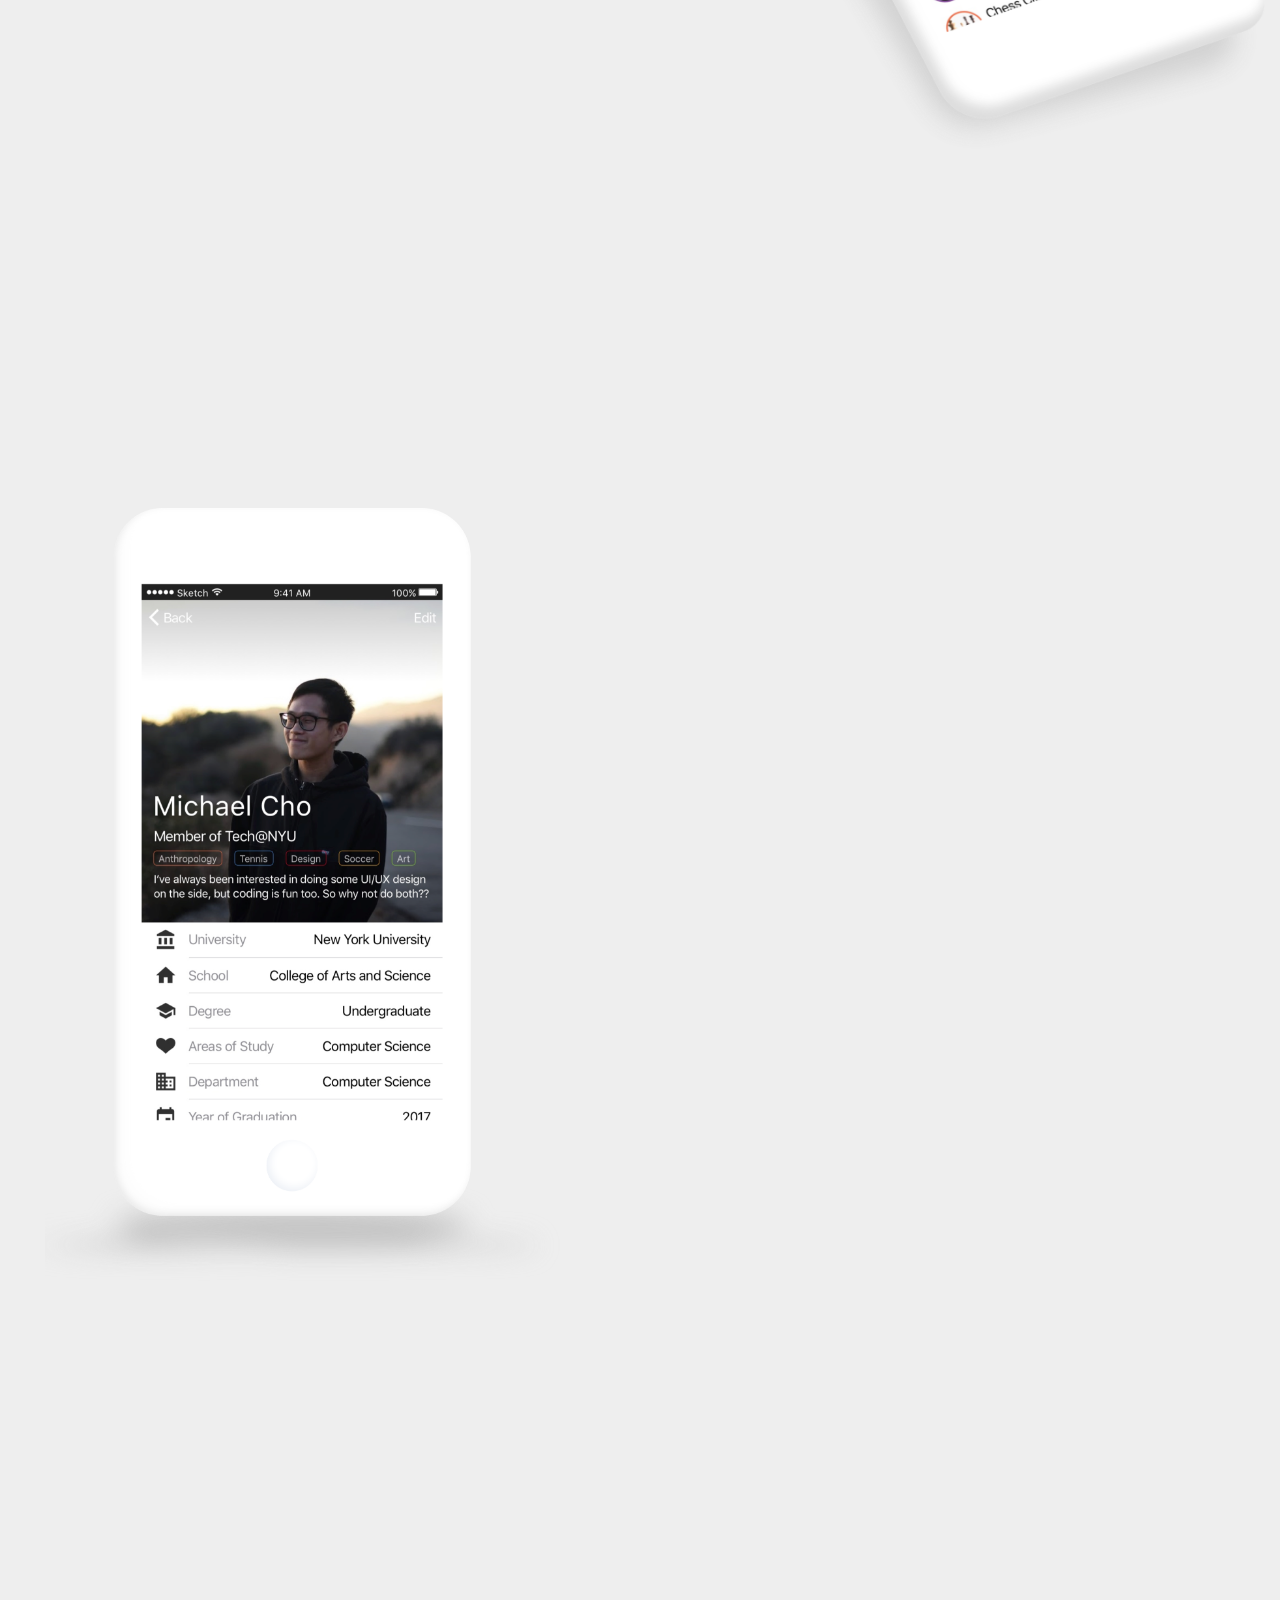
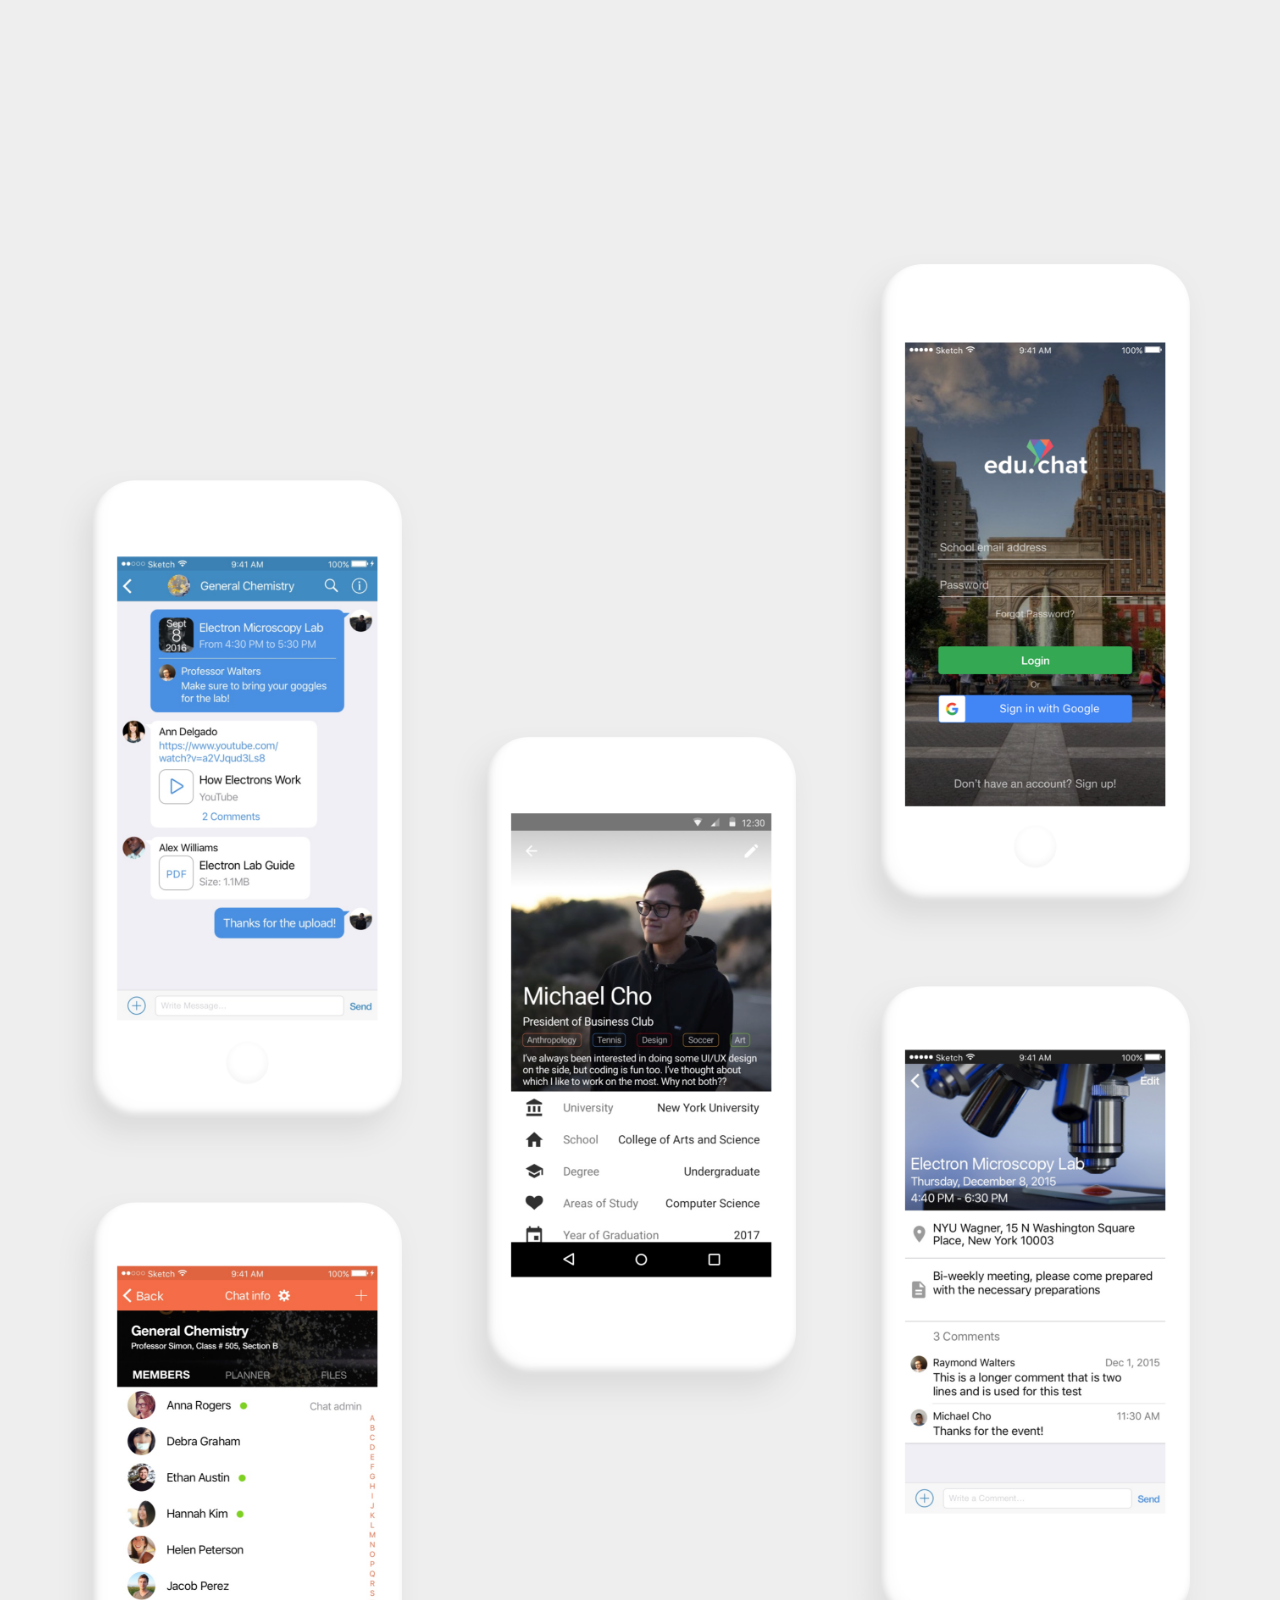
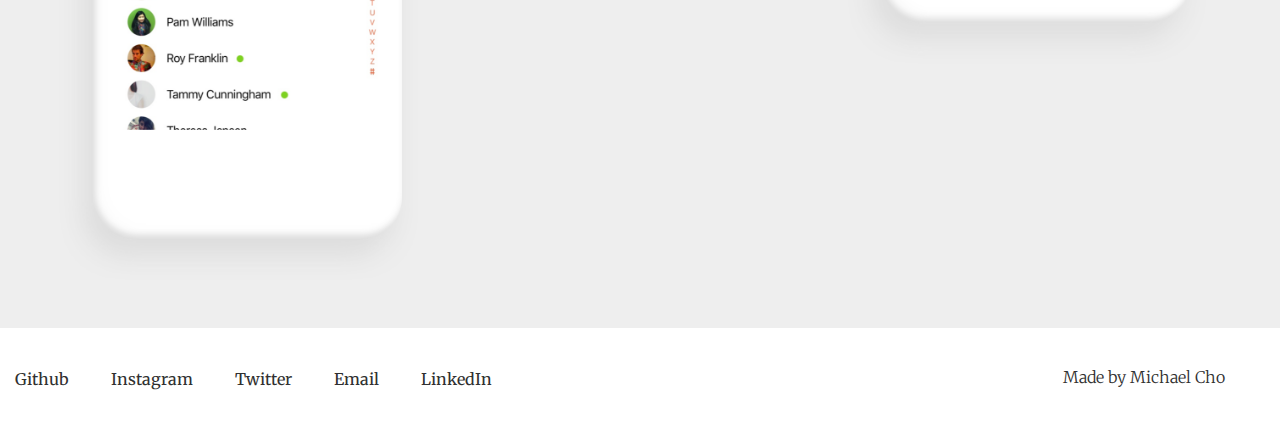
<file: design/educhat/index.html>
<!DOCTYPE html>
<html>
  <head>
    <meta charset="utf-8">
    <title>Michael Cho: Edu.Chat</title>
    <link rel="stylesheet" href="../../styles/bootstrap.min.css">
    <link rel="stylesheet" href="../../styles/baguetteBox.min.css">
    <link rel="stylesheet" media="only screen and (max-width: 992px)" href="../../styles/mobile.css">
    <link rel="stylesheet" media="only screen and (min-width: 993px)" href="../../styles/desktop.css">
    <link href="https://fonts.googleapis.com/css?family=Merriweather+Sans:700,800|Merriweather:300,400" rel="stylesheet">
    <meta name="viewport" content="width=device-width, initial-scale=1, maximum-scale=1, user-scalable=no">
  </head>
  <body>

    <nav class="navbar navbar-default">
      <div class="container-fluid">
        <div class="navbar-header">
          <button type="button" class="navbar-toggle collapsed" data-toggle="collapse" data-target="#navbar" aria-expanded="false" aria-controls="navbar">
            <span class="sr-only">Toggle navigation</span>
            <span class="icon-bar"></span>
            <span class="icon-bar"></span>
            <span class="icon-bar"></span>
          </button>
          <a class="navbar-brand" href="../">Michael Cho</a>
        </div>
        <div id="navbar" class="collapse navbar-collapse">
          <ul class="nav navbar-nav navbar-right">
            <li><a href="../../about/">About</a></li>
            <li><a style="color: #F58FCB;" href="../">Design</a></li>
            <li><a href="../../studio/">Studio</a></li>
            <li><a href="../../blog/">Blog</a></li>
          </ul>
        </div>
      </div>
    </nav>

    <div class="container">
      <div class="grey row mobile-hero" id="edu-hero">
        <div class="vertical-center-banner">
          <section class="left-section mobile-hero">
            <span class="helper"></span>
            <div class="vertical-center" id="vertical-hero">
              <h1 class="hero-text col-xs-12">Edu.Chat</h1>
            </div>
          </section>

          <section class="right-section">
            <span class="helper"></span>
            <div  class="vertical-center" id="vertical-hero-pic">
              <img class="col-xs-12" src="../../images/educhat/educhat-phones.png">
            </div>
          </section>
        </div>

        <img class="col-xs-12 mobile-top-padding" src="../../images/educhat/android-phones.png">

        <div class="col-md-4 col-xs-12 fadeInBlock" id="experiences-text">
          <h2>First Experiences</h2>
          <p>I worked as a UX/UI designer for a startup called Edu.Chat (their product being a chat app), and it was my first experience in designing a whole mobile app. Since I was the only full-time designer on the team, I created nearly 90% of the mobile designs while constantly asking for feedback.</p>
        </div>
      </div>
    </div>

      <div class="white row" id="whiteboard-row">
        <div class="white-container">
          <section class="left-section">
              <img class="col-xs-12 no-padding" src="../../images/whiteboard2low.jpg">
          </section>

          <section class="right-section fadeInBlock">
            <span class="helper"></span>
            <div class="vertical-center" id="whiteboard-vertical">
              <h2 class="col-md-offset-2 col-md-8 col-xs-12">Whiteboarding</h2>
              <p id="side-text" class="project-description col-md-offset-2 col-md-8 col-xs-12">Mapping out the structure of the app was a challenge. Looking at other chat apps along with our own ideas, we presented to receive critical feedback from the team, which was crucial to the end product.</p>
            </div>
          </section>
        </div>
      </div>



      <div class="container top-large-buffer" id="familiar-mobile">
        <div class="grey row">
          <section class="left-section fadeInBlock">
            <span class="helper"></span>
            <div class="vertical-center">
              <h1 class="col-xs-12">Familiar Design</h1>
              <p id="side-text" class="project-description col-md-9 col-xs-12">The goal was to create an intuitive design that allowed the user to easily navigate through his or her chats. We wanted the app to be familiar for students to use while still having its unique identity among messaging platforms. </p>
            </div>
          </section>

          <section class="right-section">
              <img class="col-md-offset-0 col-md-12 col-xs-offset-2 col-xs-8" src="../../images/educhat/ios-home.png">
          </section>
        </div>
      </div>


      <div class="container">
        <div class="grey row">
          <div class="white-container container">
            <section class="left-section col-md-push-6 col-md-6 col-xs-12 fadeInBlock">
              <span class="helper"></span>
              <div class="vertical-center">
                <h2 class="col-md-offset-3 col-md-9 who">Who Are You?</h2>
                <p id="side-text" class="project-description col-md-offset-3 col-md-9 who fadeInBlock">The profile is where users want to make it their own space. Entering into a profile gives access to entering who each user is. Each profile contains tags of interest, but the picture also says a lot about who you are.</p>
              </div>
            </section>

            <section class="right-section col-md-pull-6 col-md-6 col-xs-12">
              <img class="col-md-11 col-md-offset-0 col-xs-offset-2 col-xs-8 who" src="../../images/educhat/ios-profile.png">
            </section>
          </div>
        </div>
      </div>

      <div id="improvement" class="container row bottom-large-buffer improvement-buffer fadeInBlock">
        <div class="col-md-8 col-md-offset-2 col-xs-12">
          <h2>Improvement</h2>
          <p>Toward the beginning of creating these designs, I took days to prepare one mockup. With experience, feedback, and inspiration, I grew to create at a faster rate and design an app that more accurately represented our vision of making communication between students and professors effortless.</p>
        </div>
      </div>
    </div>

      <div class="container">
        <img class="col-xs-12" src="../../images/educhat/last-designs.png">
      </div>

      <footer>
        <div class="container">
          <ul>
            <li><a href="https://github.com/MichaelHJCho">Github</a></li>
            <li><a href="https://www.instagram.com/ch0mama/?hl=en">Instagram</a></li>
            <li><a href="https://twitter.com/CH0mama">Twitter</a></li>
            <li><a href="mailto:michaelcho562@gmail.com">Email</a></li>
            <li><a href="https://www.linkedin.com/in/michael-cho-564894111">LinkedIn</a></li>
          </ul>
          <p id="credit">Made by Michael Cho</p>
        </div>
      </footer>

    <script src="../../js/jquery.min.js"></script>
    <script src="../../js/bootstrap.min.js"></script>
    <script src="../../js/retina.min.js"></script>
    <script src="../../js/baguetteBox.min.js"></script>
    <script src="../../js/fade.js"></script>
  </body>
</html>
</file>
<file: styles/home.css>
body {
  font-family: 'Merriweather Sans', sans-serif;
  font-weight: 800;
  margin: 0;
}

p {
  font-family: 'Merriweather', serif;
}

#container {
  position: absolute;
  top: 50%;
  left: 50%;
  transform: translateX(-50%) translateY(-50%);
}

h1 {
  color: #303030;
  text-align: center;
  font-size: 4em;
  margin-bottom: 10px;
}

hr {
  margin-bottom: 25px;
  border: 1px solid lightgrey;
}

a:link, a:visited {
  text-decoration: none;
  color: #303030;
  padding: 10px;
  margin: 10px;
  transition: all .25s ease;
  font-family: 'Merriweather', serif;
}

a:hover {
  color: white;
  background-color: #F58FCB;
  border-radius: 2px;
  transition: all .25s ease;
}

ul {
  padding: 0;
}

ul li {
  list-style: none;
  display: inline;
}

@media screen and (max-width: 992px) {
  h1 {
    color: #303030;
    text-align: center;
    font-size: 1.5em;
    font-weight: 300;
    margin-bottom: 10px;
  }

  a:link, a:visited {
    text-decoration: none;
    color: #303030;
    padding: 10px;
  }

  a:hover {
    color: white;
    background-color: #F58FCB;
    border-radius: 2px;
  }

  hr {
    margin-bottom: 10px;
    border: 1px solid lightgrey;
  }

  ul li {
    display: block;
    text-align: center;
    margin-top: 30px;
  }
}
</file>
<file: styles/mobile.css>
/*general styles for all pages*/

body {
  font-family: 'Merriweather Sans', sans-serif;
  font-weight: 800;
  margin: 0;
  background-color: #EEEEEE;
  overflow-x: hidden;
}

.container-fluid {
  position: fixed;
  top: 0;
  width: 100%;
  background-color: white;
  z-index: 100;
}

p, a {
  font-family: 'Merriweather', serif;
  font-weight: 400;
}

p {
  font-weight: 300;
}

img {
  width: 100%;
}

.image {
  position: relative;
  top: -20px;
}

.image:after {
    content: '\A';
    position: absolute;
    width: 100%; height:100%;
    top:0; left:0;
    background:rgba(0,0,0,0.25);
    transition: all 1s;
    -webkit-transition: all 1s;
}

footer {
  margin: 0;
  padding: 17px;
  text-align: center;
  background-color: white;
  list-style: none;
}

footer ul {
    padding: 0;
    margin: 0;
    list-style: none;
}

footer ul li {
  margin: 10px;
  list-style: none;
  display: inline;

}

footer ul li a:link, footer ul li a:visited {
  color: #303030;
  text-decoration: none;
  transition: all .25s ease;
}

footer ul li a:hover, footer ul li a:active {
  color: #F58FCB;
  transition: all .25s ease;
}

.navbar-brand:link, .navbar-brand:visited {
  color: #303030;
}

#navbar ul li a:link, #navbar ul li a:visited {
  color: #303030;
  transition: all .25s ease;
}

#navbar ul li a:hover, #navbar ul li a:active {
  color: #F58FCB;
  transition: all .25s ease;
}

#credit {
  font-family: 'Merriweather', serif;
  font-weight: 400;
  position: relative;
  top: 10px;
  width: 100%;
  text-align: center;
}

.top-buffer {
  padding-top: 50px;
}

.top-small-buffer {
  padding-top: 30px;
}

.top-large-buffer {
  padding-top: 150px;
}

.bottom-buffer {
  padding-bottom: 75px;
}

.bottom-large-buffer {
  padding-bottom: 150px;
}

.mobile-top-padding {
  padding-top: 100px;
}

/*About*/
#about {
  margin-bottom: 0;
  color: white;
  font-size: 3em;
  font-weight: bold;
  top: -20px;
}

#me {
  margin-top: 5px;
  color: white;
  font-size: 3em;
  font-weight: bold;
  top: -20px;
}

#aboutImage {
  z-index: -100;
  top: -147px;
  padding: 0;
  margin: 0;
  width: 100%;
}

#hi {
  font-size: 3em;
}

#description {
  top: -125px;
}

#about-footer {
  width: 100%;
  /*text-align: center;*/
  bottom: 20px;
}

#resume {
  color: white;
  background: #303030;
  text-decoration: none;
  font-size: 1em;
  padding: 17px;
  padding-left: 24px;
  padding-right: 24px;
  border-radius: 4px;
  transition: all .4s ease;
  position: relative;
  top: 24px;
}

#resume:hover {
  background: #F58FCB;
  transition: all .4s ease;
}

@media (orientation: portrait) {
  #about-footer, #credit-footer {
    position: fixed;
  }
}

#credit-footer {
  bottom: 0;
  width: 100%;
  text-align: center;
}

/*Studio*/

/*#banner-title, #banner-header {
  position: absolute;
  width: 100%;
  text-align: center;
  top: 125px;
  color: white;
}*/

#banner-container {
  position: relative;
  /*position: absolute;*/
}

#banner-text {
  position: absolute;
  top: 30%;
  color: white;
  font-weight: bold;
  text-align: center;
}

#still {
  text-align: center;
  padding-top: 25px;
}

#pastel {
  text-align: center;
  padding-top: 35px;
  font-family: 'Merriweather Sans', sans-serif;
  /* font-weight: 800; */
}

#drawing {
  text-align: center;
  top: 55px;
  position: relative;
}

#printmaking {
  text-align: center;
  position: relative;
  top: 20px;
  font-size: 1.2em;
}

#ring, #state {
  transform: rotate(90deg);
}

#metalsmithing {
  text-align: center;
  font-size: 1.3em;
}

/*design*/

#intro-text {
  text-align: center;
  font-size: 24px;
  margin-bottom: 175px;
}

.white, .grey {
  padding-top: 50px;
  padding-bottom: 50px;
}

.white {
  background: white;
  width: 100%;
  margin: 0;
}

.white-container {
  height: 100%;
}

.left-section {
  height: 200px;
}

.project-name {
  padding-top: 50px;
  color: #303030;
  font-size: 48px;
  font-weight: 700;
  line-height: 100%;
}

.project-description {
  color: #303030;
  font-size: 16px;
  font-weight: 400;
  margin-top: 25px;
  clear: left;
}

.button-container {
  margin-top: 32px;
  margin-bottom: 32px;
}

.view-project {
  text-align: center;
  font-size: 16px;
  color: white;
  background: #F58FCB;
  padding: 12px;
  padding-left: 17px;
  padding-right: 17px;
  border-radius: 4px;
  transition: all .4s ease;
}

.view-project:hover {
  text-decoration: none;
  color: white;
  background: #303030;
  transition: all .4s ease;
}

.minor-header {
  text-align: left;
}

.raise {
  position: relative;
  top: -75px;
}

.hero-text {
  text-align: center;
  font-size: 48pt;
  font-weight: 800;
  /* padding-bottom: 20px; */
  margin: 0;
}

.mobile-hero {
  margin-top: 8px;
  height: 90px;
}

#edu-hero {
  padding-top: 0;
}

#whiteboard-row {
  margin-top: 200px;
  padding-top: 0;
  height: 640px;
}

#whiteboard-vertical {
  padding-top: 150px;
}

#familiar-mobile {
  padding-top: 0px;
}

#side-text {
  font-size: 1em;
  font-weight: 300;
  margin-top: 0;
}

.no-padding {
  padding: 0;
}

.who {
  padding-left: 0;
  padding-right: 0;
}

#improvement {
  padding-bottom: 0;
}



/*blog*/
ul.img-list {
  list-style-type: none;
  margin: 0;
  padding: 0;
  text-align: center;
  /*background-color: red;*/
}

ul.img-list li {
  display: inline-block;
  position: relative;
  width: 320px;
}

ul.img-list li img {
  width: 320px;
  height: 180px;
}

span.text-content {
  background: rgba(0,0,0,0.5);
  color: white;
  cursor: pointer;
  display: table;
  height: 180px;
  left: 0;
  position: absolute;
  top: 0;
  width: 100%;
  opacity: 0;
  -webkit-transition: opacity 500ms;
  -moz-transition: opacity 500ms;
  -o-transition: opacity 500ms;
  transition: opacity 500ms;
}

span.text-content span {
  display: table-cell;
  text-align: center;
  vertical-align: middle;
  font-size: 1.5em;
}

ul.img-list li:hover span.text-content {
  opacity: 1;
}

/*abroad*/

#abroad-banner-text {
  position: absolute;
  top: 30%;
  color: white;
  font-weight: bold;
  text-align: center;
  font-size: 16pt;
}

.side-text {
  text-align: left;
}

#travel, .full {
  text-align: center;
}

.full {
  font-family: 'Raleway';
}
</file>
<file: styles/desktop.css>
/*general styles for all pages*/

body {
  font-family: 'Merriweather Sans', sans-serif;
  font-weight: 800;
  margin: 0;
  background-color: #EEEEEE;
}

h2 {
  font-size: 24pt;
}

h3 {
  line-height: 1.6;
}

p , a {
  font-family: 'Merriweather', serif;
  font-weight: 400;
  font-size: 12pt;
  color: #303030;
}

p {
  font-weight: 300;
}

#about-container {
  padding-bottom: 30px;

}

#credit {
  float: right;
  font-family: 'Merriweather', sans-serif;
  /* bottom: 25px;
  padding-right: 20px;
  text-align: right; */
  margin: 0;
  position: relative;
  bottom: 2px;
}

/*#credit-footer {
  position: relative;
  top: 25px;
  font-family: 'Raleway', Helvetica;
  padding-right: 20px;
  float: right;
}*/

footer {
  padding: 40px;
  padding-left: 0;
  background-color: white;
}

footer ul {
  position: absolute;
  /* position: relative; */
  /* bottom: 5px; */
  padding: 0;
  float: left;
}

footer ul li {
  margin-right: 40px;
  list-style: none;
  display: inline;
}

footer ul li a:link, footer ul li a:visited {
  color: #303030;
  text-decoration: none;
  transition: all .25s ease;
}

footer ul li a:hover, footer ul li a:active {
  color: #F58FCB;
  transition: all .25s ease;
}

.container-fluid {
  /* position: fixed; */
  /* top: 0; */
  width: 100%;
  max-width: 1440px;
  margin: auto;
  background-color: white;
  /* z-index: 100; */
}

.navbar {
  width: 100%;
  background: white;
  margin-bottom: 0;
}
.container {
    top: 0;
    width: 100%;
    max-width: 1440px;
    margin: auto;
    overflow: hidden;
}

.nav li, .navbar-brand {
  font-size: 1.3em;
  margin: 10px;
}
.navbar-brand:link, .navbar-brand:visited {
  color: #303030;
}

#navbar ul li a:link, #navbar ul li a:visited {
  color: #303030;
  transition: all .25s ease;
}

#navbar ul li a:hover, #navbar ul li a:active {
  color: #F58FCB;
  transition: all .25s ease;
}

.navbar-toggle {
  margin-top: 17px;
}

.top-buffer {
  margin-top: 150px;
}

.top-small-buffer {
  margin-top: 30px;
}

.top-large-buffer {
  margin-top: 250px;
}

.bottom-buffer {
  margin-bottom: 50px;
}

.bottom-large-buffer {
  margin-bottom: 100px;
}

.image {
  position: relative;
}

.image img {
    width: 100%;
    vertical-align: top;
}

.image:after {
    content: '\A';
    position: absolute;
    width: 100%; height:100%;
    top:0; left:0;
    background:rgba(0,0,0,0.4);
    transition: all 1s;
    -webkit-transition: all 1s;
}

.bring-up {
  position: relative;
  top: -100px;
}

.fadeInBlock {
    opacity: 0;
}

ul.img-list {
  list-style-type: none;
  margin: 0;
  padding: 0;
  text-align: center;
  /*background-color: red;*/
}

ul.img-list li {
  display: inline-block;
  position: relative;
  width: 568px;
  /*background-color: blue;*/
}

/*ul.img-list li a {
  width: 100%;
  height: 100px;
}*/

ul.img-list li img {
  width: 568px;
  height: 321px;
}

span.text-content {
  background: rgba(0,0,0,0.5);
  color: white;
  cursor: pointer;
  display: table;
  height: 321px;
  left: 0;
  position: absolute;
  top: 0;
  width: 100%;
  opacity: 0;
  -webkit-transition: opacity 500ms;
  -moz-transition: opacity 500ms;
  -o-transition: opacity 500ms;
  transition: opacity 500ms;
}

span.text-content span {
  display: table-cell;
  text-align: center;
  vertical-align: middle;
  font-size: 1.5em;
}

ul.img-list li:hover span.text-content {
  opacity: 1;
}

#banner-container {
  position: relative;
}

#banner-text {
  position: absolute;
  text-align: center;
  top: 50%;
  color: white;
  font-weight: bold;
}

.hero-text {
  text-align: center;
  font-size: 72pt;
  font-weight: 800;
}
/*end general styles for all pages*/

/*About page elements*/

#aboutImage, #about, #me, #description, #resume {
  position: relative;
}

#aboutImage {
  z-index: -100;
  top: -75px;
  padding: 0;
}


#about, #me {
  text-align: center;
  font-size: 4em;
  top: 50px;
  font-weight: bold;
}

#me {
  text-align: left;
}

#about {
  color: white;
  padding-right: 25px;
  text-align: right;
}

#description {
  top: 100px;
  padding: 20px;
}

#resume {
  color: white;
  background: #303030;
  text-decoration: none;
  font-size: 1.5em;
  padding: 17px;
  padding-left: 24px;
  padding-right: 24px;
  border-radius: 4px;
  transition: all .25s ease;
  top:42px;
}

#resume:hover {
  background: #F58FCB;
  transition: all .25s ease;
}

#hi {
  font-weight: bold;
  font-size: 2em;
}

/*end About Page Elements*/

/*Study Abroad Page Elements*/

#banner {
  width: 100%;
}

.gradient::after {
  display: block;
  position: relative;
  background-image: linear-gradient(to bottom, rgba(0, 0, 0, 0) 0, black 200%);
  margin-top: -150px;
  height: 150px;
  width: 100%;
  content: '';
}

#banner-header {
  position: relative;
  top: -100px;
  color: white;
  font-size: 3em;
  font-weight: bold;
}

#proscuitto {
  position: relative;
  text-align: center;
  font-size: 1.5em;
  top: 50px;
  margin-bottom: 100px;
  font-weight: bold;

}

.minor-header {
  text-align: left;
  font-size: 2em;
  font-weight: bold;
  /*position: relative;*/
  /*top: 50px;*/
}

.side-text {
  position: relative;
  text-align: left;
}

#travel {
  text-align: center;
  font-size: 3em;
  font-weight: 300;
  margin-bottom: 100px;
}

.full {
  width: 100%;
  text-align: center;
}

/*end abroad element styles*/

/*studio art styles*/

/* #studio {
  font-size: 64px;
  text-align: center;
  margin: 300px;
  margin-bottom: 400px;
} */

#still, #pastel, #drawing, #printmaking, #metalsmithing {
  text-align: center;
  font-size: 32pt;
  font-weight: 300;
  position: relative;
}

#still {
  top: 200px;
}

#pastel {
  top: 180px;
}

#drawing {
  top: 280px;
  font-size: 48pt;
}

#printmaking {
  top: 125px;
}

#ring, #state {
  transform: rotate(90deg);
}

#metalsmithing {
  top: 25px;
}

.drop {
  position: relative;
  top: 75px;
}

#metalsmithing-space {
  margin-top: 70px;
}

/*end studio art styles*/

/*design syles*/

#intro-text {
  text-align: center;
  margin-bottom: 300px;
  font-weight: 700;
}

.white {
  background: white;
  width: 100%;
  height: 1024px;
  margin: 0;
}

.white-container {
  width: 100%;
  max-width: 1440px;
  height: 100%;
  display: block;
  margin: auto;
  /* border: solid 4px black; */
}

.grey {
  height: 1024px;
}

.left-section {
  float: left;
  height: 100%;
  width: 50%;
  /* border: solid 4px red; */
  display: inline-block;
  white-space: nowrap;
}

.right-section {
  float: left;
  height: 100%;
  width: 50%;
  /* border: solid 4px blue; */
  display: inline-block;
  white-space: nowrap;
}

.helper {
    display: inline-block;
    height: 100%;
    vertical-align: middle;
}

.vertical-center, .vertical-center-edu, .vertical-center-cloud, .vertical-center-forefront, .vertical-center-fantasy {
  /* background: green; */
  height: 40%;
  width: 100%;
  vertical-align: middle;
  display: inline-block;
}

.vertical-center-edu {
  /* background: yellow; */
  height: 60%;
}

.vertical-center-cloud {
  /* background: yellow; */
  height: 40%;
}

.vertical-center-forefront {
  /* background: yellow; */
  height: 55%;
}

.vertical-center-fantasy {
  /* background: purple; */
  height: 53%;
}

.project-name {
  color: #303030;
  font-weight: 700;
  font-size: 64px;
}

.project-description {
  margin-top:16px;
  font-size: 16pt;
  white-space: normal;
}

.button-container {
  margin-top: 48px;
}

.view-project:link, .view-project:visited {
  text-align: center;
  font-size: 16px;
  color: white;
  background: #303030;
  padding: 17px;
  padding-left: 24px;
  padding-right: 24px;
  border-radius: 4px;
  transition: all .25s ease;
}

.view-project:hover {
  text-decoration: none;
  background: #F58FCB;
  transition: all .25s ease;
}

#fantasy {
  font-size: 60px;
}



#experiences-text {
  position: relative;
  top: -350px;
}

#whiteboard-vertical {
  height: 50%;
}

#whiteboard-row {
  height: 388px;
}

#side-text {
  font-size: 12pt;
  font-weight: 300;
  margin-top: 0;
}

.vertical-center-banner {
  height: 100vh;
}

#vertical-hero {
  height: 20%;
}

#vertical-hero-pic {
  height: 65%;
}
</file>
<file: styles/pages.css>
/*general styles for all pages*/

body {
  font-family: 'Raleway', helvetica;
  margin: 0;
}

h3 {
  line-height: 1.6;
}

p {
  font-family: 'Roboto', helvetica;
  font-size: 1.1em;
}

#about-footer {
    position: absolute;
    bottom: 25px;
    padding: 0;
}

footer {
  padding-bottom: 25px;
}

footer ul {
    padding: 0;
    margin: 0;
}

footer ul li {
  margin: 20px;
  list-style: none;
  display: inline;
}

footer ul li a:link, footer ul li a:visited {
  color: black;
  text-decoration: none;
}

.container-fluid {
  position: fixed;
  top: 0;
  width: 100%;
  background-color: white;
  z-index: 100;
}

.container {
    top: 0;
    margin: 0;
    width: 100%;
}

.nav li, .navbar-brand {
  font-size: 1.3em;
  margin: 10px;
}

.navbar-toggle {
  margin-top: 17px;
}

.top-buffer {
  margin-top: 150px;
}

.top-small-buffer {
  margin-top: 30px;
}

.top-large-buffer {
  margin-top: 250px;
}

.bottom-buffer {
  margin-bottom: 50px;
}

.bottom-large-buffer {
  margin-bottom: 100px;
}

.image {
  position: relative;
}

.image img {
    width: 100%;
    vertical-align: top;
}

.image:after {
    content: '\A';
    position: absolute;
    width: 100%; height:100%;
    top:0; left:0;
    background:rgba(0,0,0,0.6);
    transition: all 1s;
    -webkit-transition: all 1s;
}

.bring-up {
  position: relative;
  top: -100px;
}

.fadeInBlock {
    opacity: 0;
}

ul.img-list {
  list-style-type: none;
  margin: 0;
  padding: 0;
  text-align: center;
  /*background-color: red;*/
}

ul.img-list li {
  display: inline-block;
  position: relative;
  width: 568px;
  /*background-color: blue;*/
}

/*ul.img-list li a {
  width: 100%;
  height: 100px;
}*/

ul.img-list li img {
  width: 568px;
  height: 321px;
}

span.text-content {
  background: rgba(0,0,0,0.5);
  color: white;
  cursor: pointer;
  display: table;
  height: 321px;
  left: 0;
  position: absolute;
  top: 0;
  width: 100%;
  opacity: 0;
  -webkit-transition: opacity 500ms;
  -moz-transition: opacity 500ms;
  -o-transition: opacity 500ms;
  transition: opacity 500ms;
}

span.text-content span {
  display: table-cell;
  text-align: center;
  vertical-align: middle;
  font-size: 1.5em;
}

ul.img-list li:hover span.text-content {
  opacity: 1;
}
/*end general styles for all pages*/

/*About page elements*/

#aboutImage, #about, #me, #description {
  position: relative;
}

#aboutImage {
  z-index: -100;
  top: -75px;
  padding: 0;
}


#about, #me {
  text-align: center;
  font-size: 4em;
  top: 50px;
  font-weight: bold;
}

#about {
  color: white;
  padding-right: 25px;
  text-align: right;
}

#description {
  top: 200px;
  padding: 20px;
}

#hi {
  font-weight: bold;
  font-size: 2em;
}

/*end About Page Elements*/

/*Study Abroad Page Elements*/

#banner {
  width: 100%;
}

.gradient::after {
  display: block;
  position: relative;
  background-image: linear-gradient(to bottom, rgba(0, 0, 0, 0) 0, black 200%);
  margin-top: -150px;
  height: 150px;
  width: 100%;
  content: '';
}

#banner-header {
  position: relative;
  top: -100px;
  color: white;
  font-size: 3em;
  font-weight: bold;
}

#proscuitto {
  position: relative;
  text-align: center;
  font-size: 1.5em;
  font-family: Raleway, helvetica;
  top: 50px;
  margin-bottom: 100px;
  font-weight: bold;

}

.minor-header {
  text-align: center;
  font-size: 2em;
  font-weight: bold;
  /*position: relative;*/
  /*top: 50px;*/
}

.side-text {
  position: relative;
  text-align: center;
}

#travel {
  text-align: center;
  font-size: 3em;
  font-weight: 300;
  margin-bottom: 100px;
}

.full {
  width: 100%;
  text-align: center;
  font-family: Raleway;
}

/*end abroad element styles*/

/*studio art styles*/

#studio {
  font-size: 3em;
  font-weight: bold;
  text-align: center;
  margin: 300px;
  margin-bottom: 400px;
}

#still, #pastel, #drawing, #printmaking, #metalsmithing {
  text-align: center;
  font-size: 2em;
  font-weight: 300;
  position: relative;
}

#still {
  top: 130px;
}

#pastel {
  top: 90px;
}

#drawing {
  top: 70px;
}

#printmaking {
  top: 50px;
}

#ring, #state {
  transform: rotate(90deg);
}

#metalsmithing {
  top: 25px;
}

.drop {
  position: relative;
  top: 75px;
}

#metalsmithing-space {
  margin-top: 70px;
}

/*end studio art styles*/

/*design syles*/
#banner-title {
  position: relative;
  text-align: center;
  top: -400px;
  color: white;
  font-size: 3em;
  font-weight: bold;
}

#androidios {
  text-align: center;
}
</file>
<file: styles/baguetteBox.min.css>
/*!
 * baguetteBox.js
 * @author  feimosi
 * @version 1.8.1
 * @url https://github.com/feimosi/baguetteBox.js
 */#baguetteBox-overlay{display:none;opacity:0;position:fixed;overflow:hidden;top:0;left:0;width:100%;height:100%;z-index:1000000;background-color:#222;background-color:rgba(0,0,0,.8);-webkit-transition:opacity .5s ease;transition:opacity .5s ease}#baguetteBox-overlay.visible{opacity:1}#baguetteBox-overlay .full-image{display:inline-block;position:relative;width:100%;height:100%;text-align:center}#baguetteBox-overlay .full-image figure{display:inline;margin:0;height:100%}#baguetteBox-overlay .full-image img{display:inline-block;width:auto;height:auto;max-height:100%;max-width:100%;vertical-align:middle;-moz-box-shadow:0 0 8px rgba(0,0,0,.6);box-shadow:0 0 8px rgba(0,0,0,.6)}#baguetteBox-overlay .full-image figcaption{display:block;position:absolute;bottom:0;width:100%;text-align:center;line-height:1.8;white-space:normal;color:#ccc;background-color:#000;background-color:rgba(0,0,0,.6);font-family:sans-serif}#baguetteBox-overlay .full-image:before{content:"";display:inline-block;height:50%;width:1px;margin-right:-1px}#baguetteBox-slider{position:absolute;left:0;top:0;height:100%;width:100%;white-space:nowrap;-webkit-transition:left .4s ease,-webkit-transform .4s ease;transition:left .4s ease,-webkit-transform .4s ease;transition:left .4s ease,transform .4s ease;transition:left .4s ease,transform .4s ease,-webkit-transform .4s ease,-moz-transform .4s ease}#baguetteBox-slider.bounce-from-right{-webkit-animation:bounceFromRight .4s ease-out;animation:bounceFromRight .4s ease-out}#baguetteBox-slider.bounce-from-left{-webkit-animation:bounceFromLeft .4s ease-out;animation:bounceFromLeft .4s ease-out}@-webkit-keyframes bounceFromRight{0%,100%{margin-left:0}50%{margin-left:-30px}}@keyframes bounceFromRight{0%,100%{margin-left:0}50%{margin-left:-30px}}@-webkit-keyframes bounceFromLeft{0%,100%{margin-left:0}50%{margin-left:30px}}@keyframes bounceFromLeft{0%,100%{margin-left:0}50%{margin-left:30px}}.baguetteBox-button#next-button,.baguetteBox-button#previous-button{top:50%;top:calc(50% - 30px);width:44px;height:60px}.baguetteBox-button{position:absolute;cursor:pointer;outline:0;padding:0;margin:0;border:0;-moz-border-radius:15%;border-radius:15%;background-color:#323232;background-color:rgba(50,50,50,.5);color:#ddd;font:1.6em sans-serif;-webkit-transition:background-color .4s ease;transition:background-color .4s ease}.baguetteBox-button:focus,.baguetteBox-button:hover{background-color:rgba(50,50,50,.9)}.baguetteBox-button#next-button{right:2%}.baguetteBox-button#previous-button{left:2%}.baguetteBox-button#close-button{top:20px;right:2%;right:calc(2% + 6px);width:30px;height:30px}.baguetteBox-button svg{position:absolute;left:0;top:0}.baguetteBox-spinner{width:40px;height:40px;display:inline-block;position:absolute;top:50%;left:50%;margin-top:-20px;margin-left:-20px}.baguetteBox-double-bounce1,.baguetteBox-double-bounce2{width:100%;height:100%;-moz-border-radius:50%;border-radius:50%;background-color:#fff;opacity:.6;position:absolute;top:0;left:0;-webkit-animation:bounce 2s infinite ease-in-out;animation:bounce 2s infinite ease-in-out}.baguetteBox-double-bounce2{-webkit-animation-delay:-1s;animation-delay:-1s}@-webkit-keyframes bounce{0%,100%{-webkit-transform:scale(0);transform:scale(0)}50%{-webkit-transform:scale(1);transform:scale(1)}}@keyframes bounce{0%,100%{-webkit-transform:scale(0);-moz-transform:scale(0);transform:scale(0)}50%{-webkit-transform:scale(1);-moz-transform:scale(1);transform:scale(1)}}
</file>
